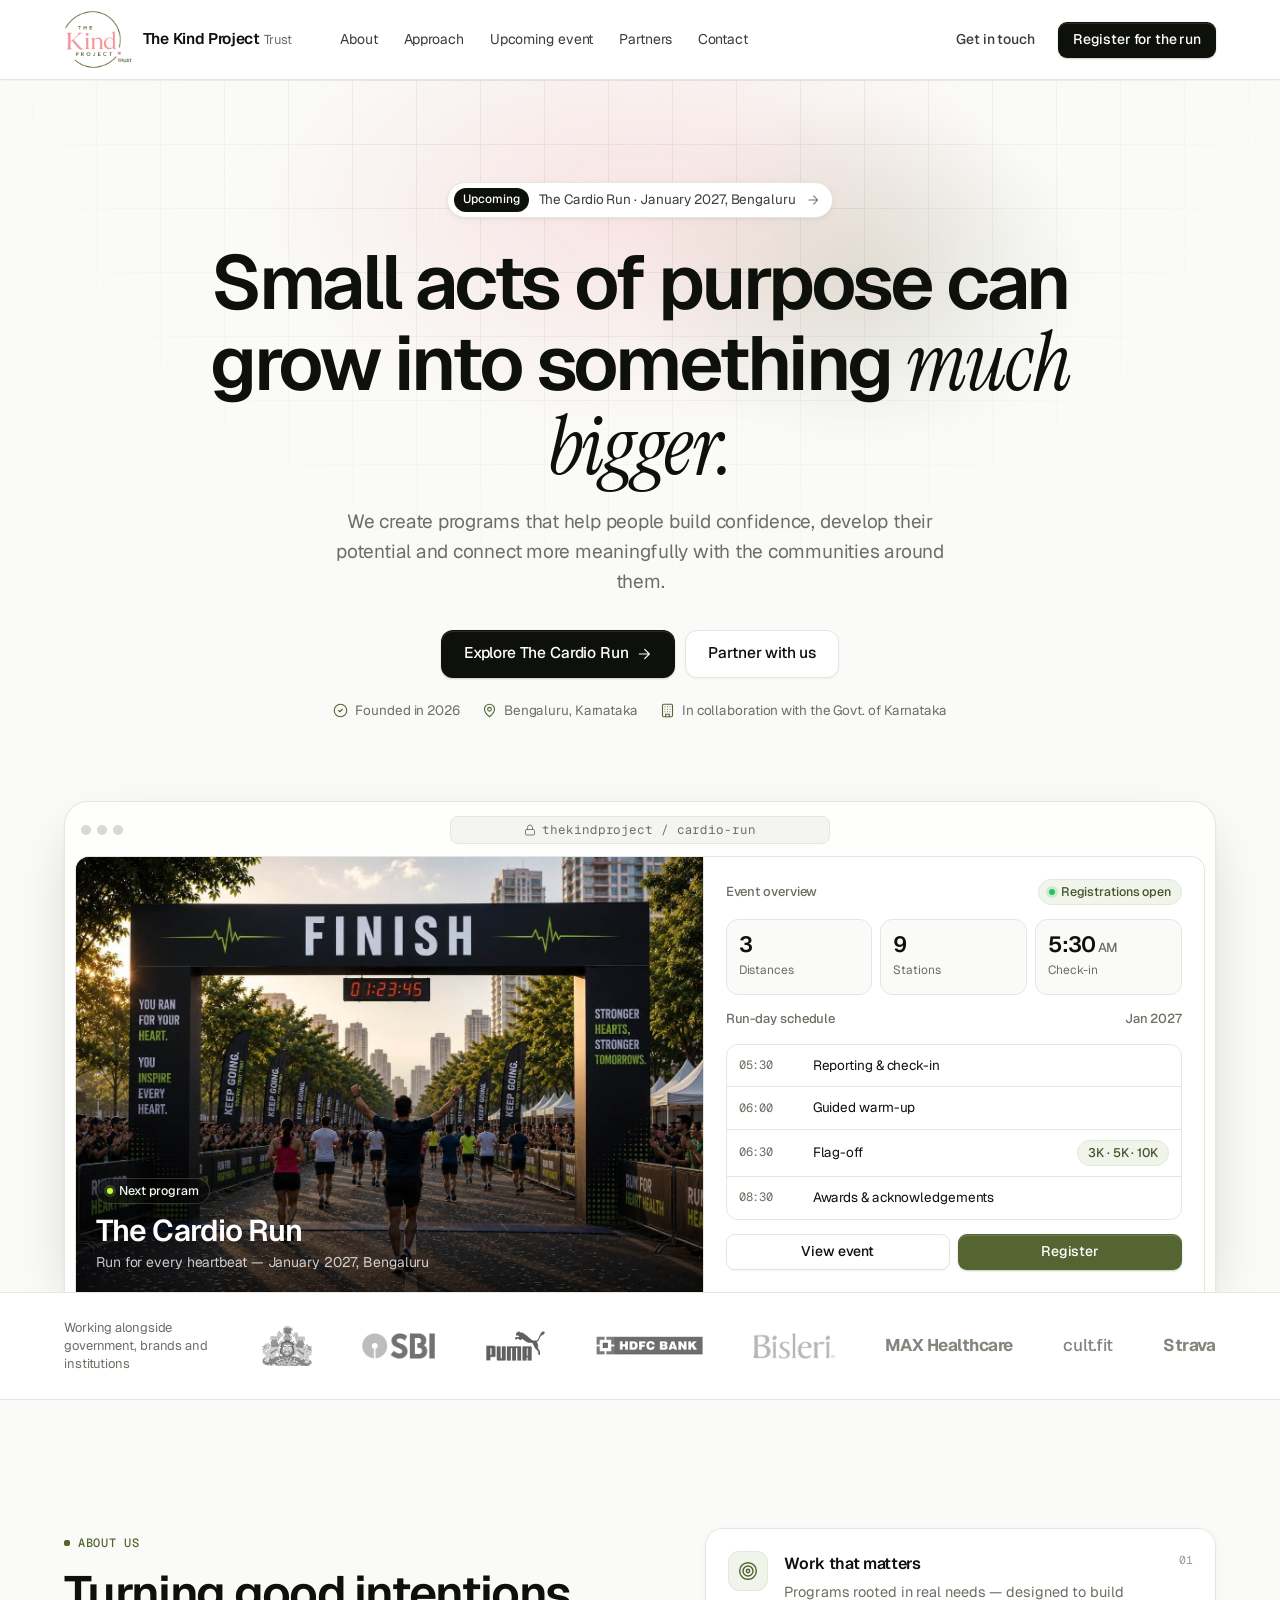
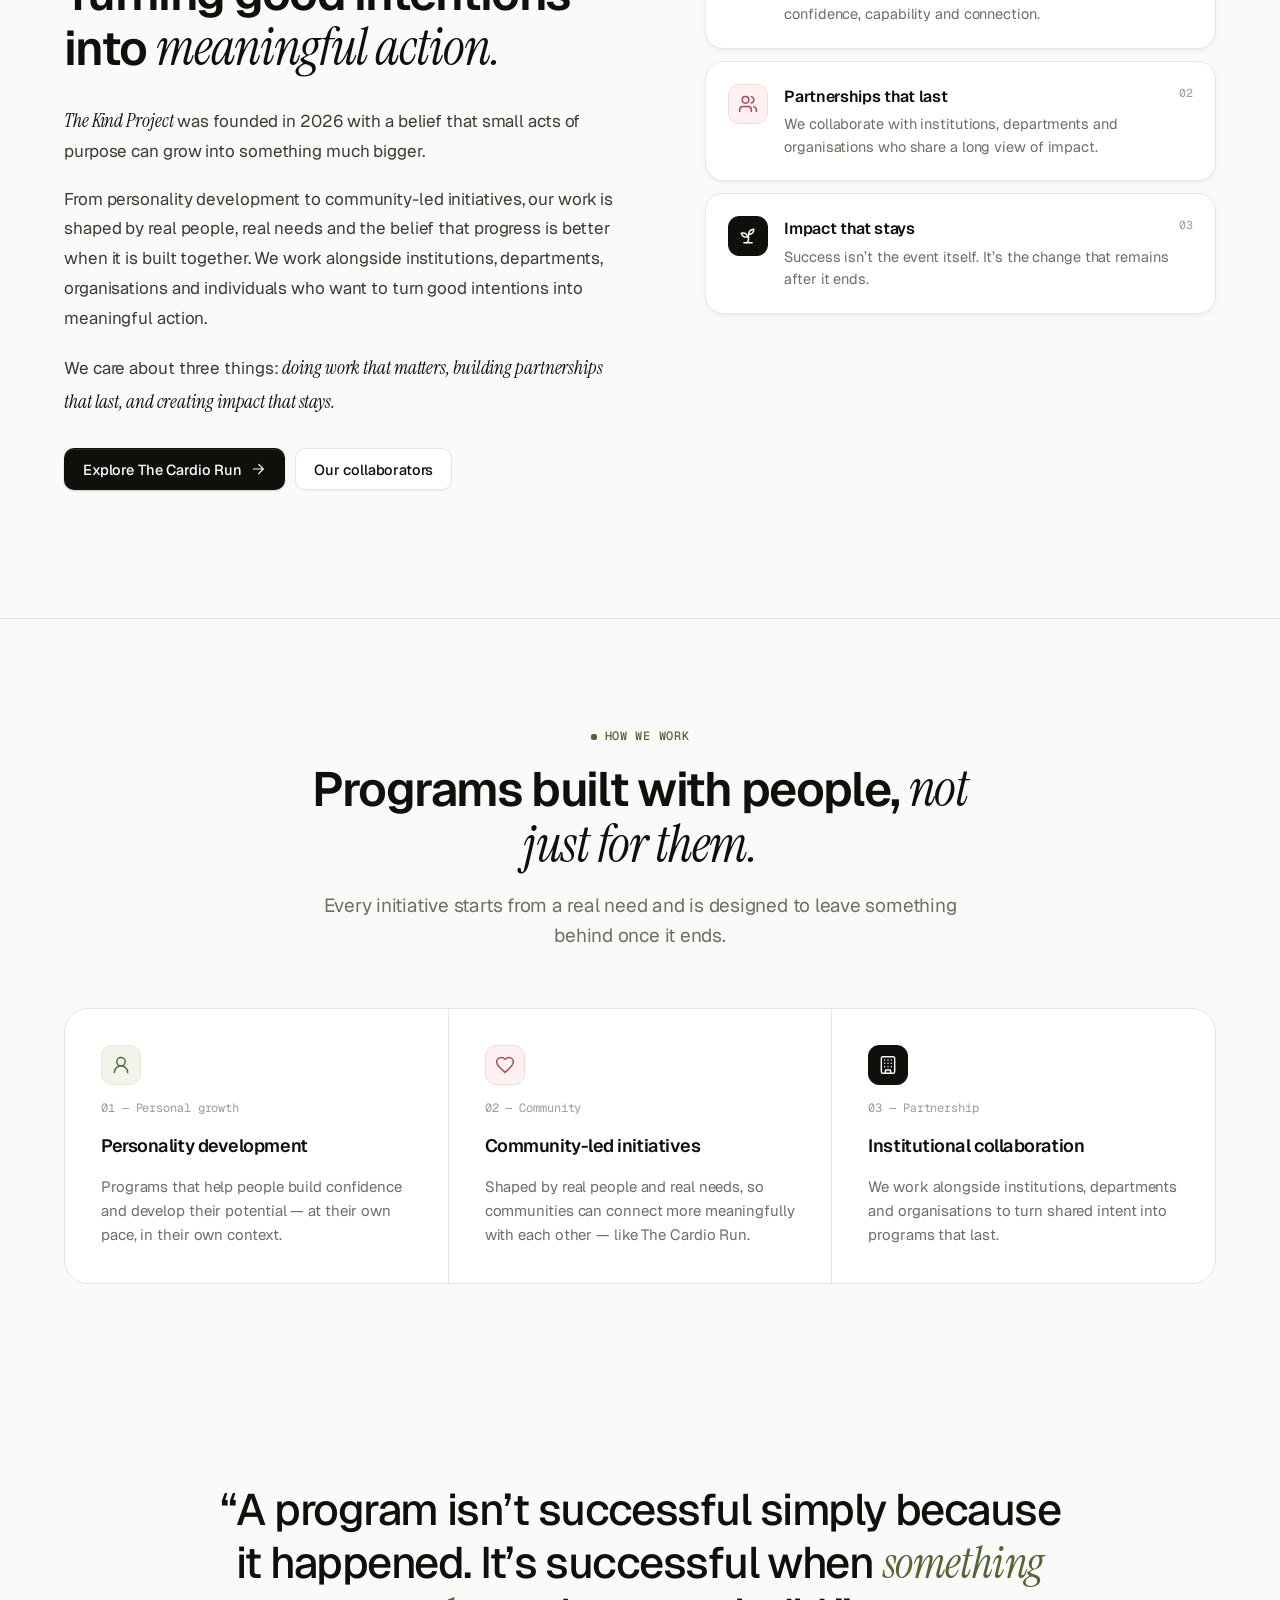
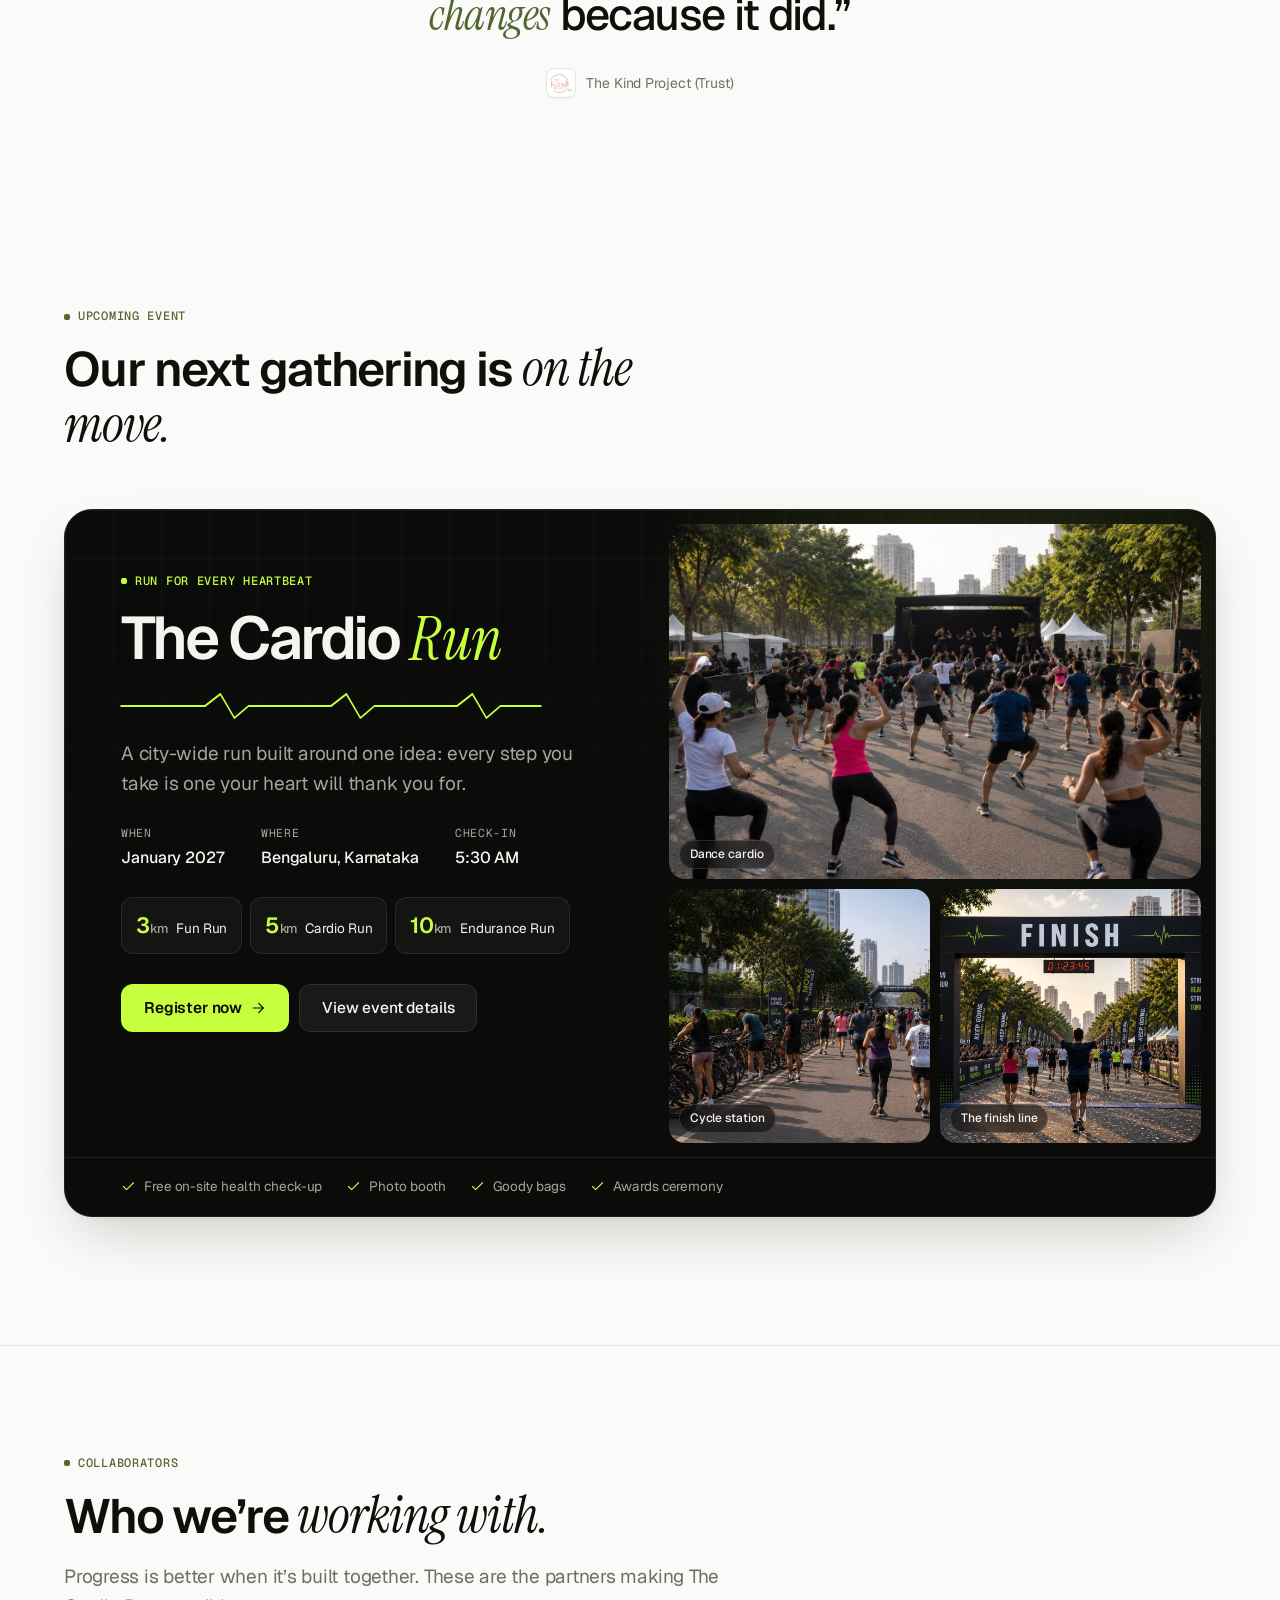
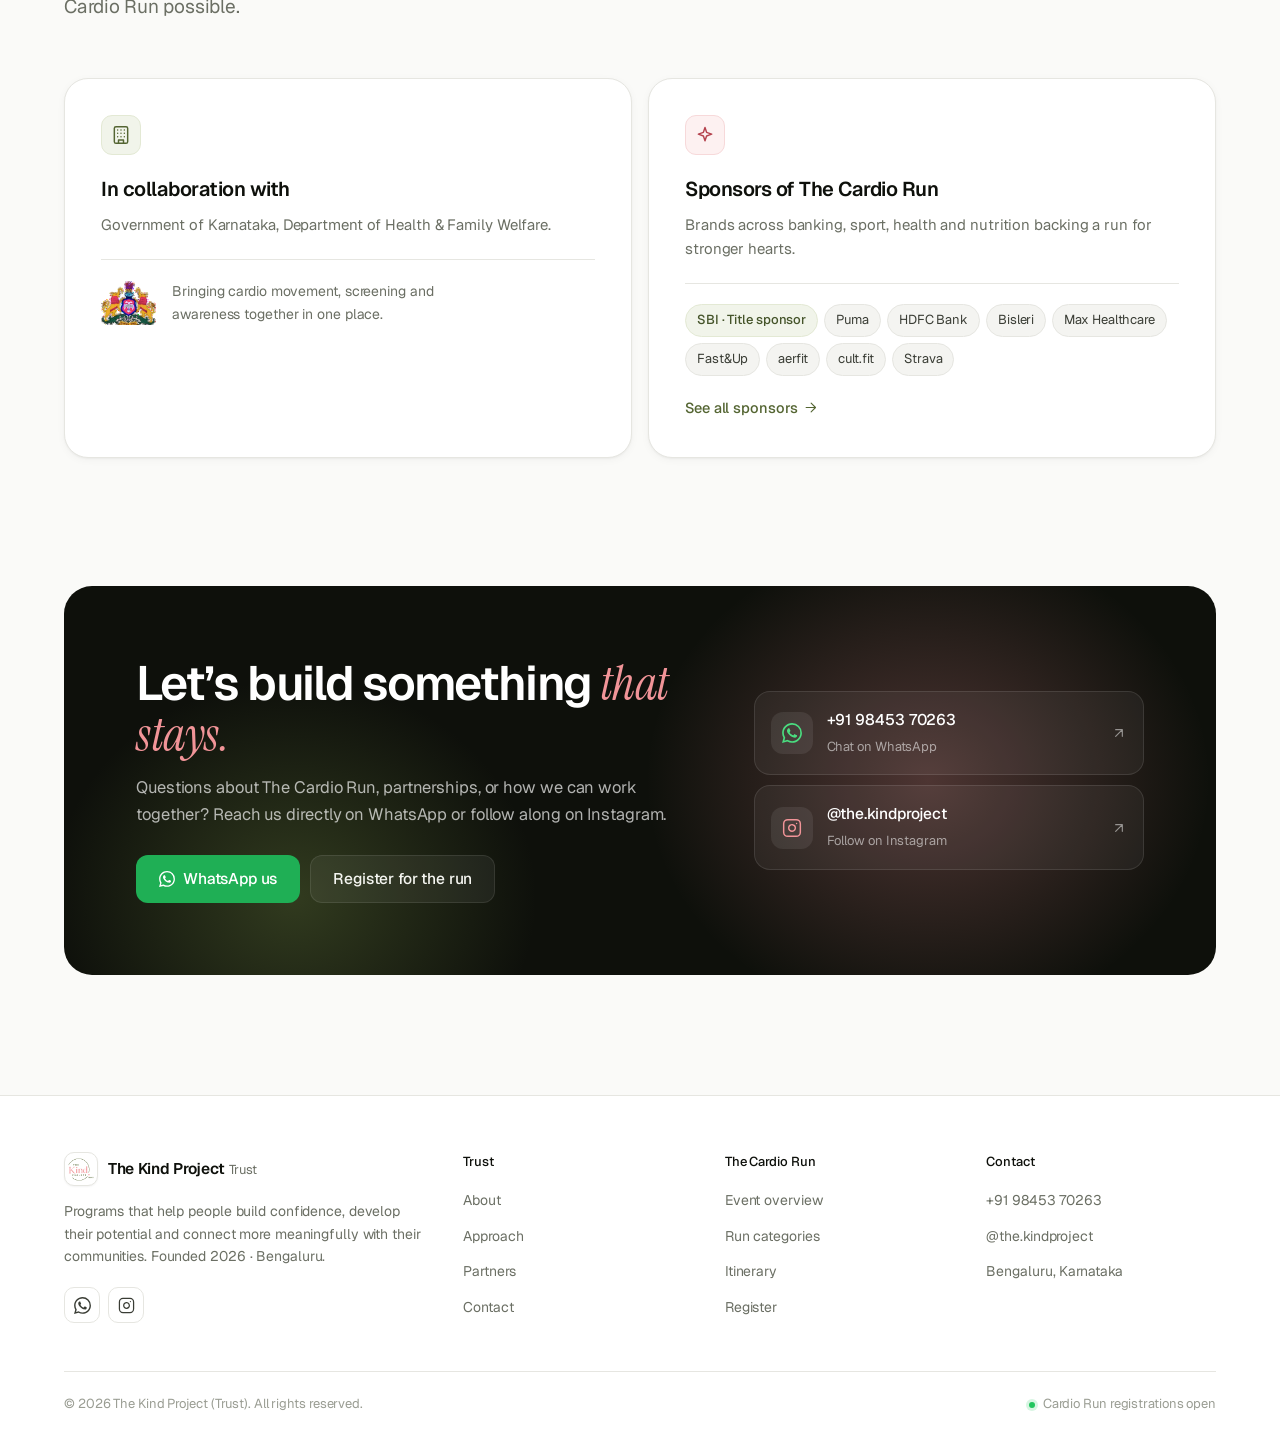
<file: index.html>
<!doctype html>
<html lang="en">
<head>
<meta charset="utf-8">
<meta name="viewport" content="width=device-width, initial-scale=1">
<title>The Kind Project (Trust) — Small acts of purpose, bigger impact</title>
<meta name="description" content="The Kind Project (Trust), founded in 2026, creates programs that help people build confidence, develop their potential and connect more meaningfully with their communities. Upcoming: The Cardio Run, Bengaluru, January 2027.">
<meta name="theme-color" content="#FAFAF8">
<link rel="icon" href="favicon.png" type="image/png">
<link rel="preconnect" href="https://fonts.googleapis.com">
<link rel="preconnect" href="https://fonts.gstatic.com" crossorigin>
<link href="https://fonts.googleapis.com/css2?family=Geist:wght@400;500;600;700&family=Geist+Mono:wght@400;500&family=Instrument+Serif:ital@0;1&display=swap" rel="stylesheet">
<link rel="stylesheet" href="styles.css">
<script>document.documentElement.classList.add('js');</script>
</head>
<body>

<!-- ============ NAV ============ -->
<header class="nav">
  <div class="container nav-row">
    <a class="brand" href="#top" aria-label="The Kind Project (Trust), home">
      <span class="brand-mark"><img src="logo.png" alt="" width="744" height="649"></span>
      <span class="brand-text">The Kind Project <small>Trust</small></span>
    </a>
    <nav class="nav-links" aria-label="Main">
      <a href="#about">About</a>
      <a href="#approach">Approach</a>
      <a href="#event">Upcoming event</a>
      <a href="#partners">Partners</a>
      <a href="#contact">Contact</a>
    </nav>
    <div class="nav-cta">
      <a class="btn btn-ghost btn-sm hide-md" href="#contact">Get in touch</a>
      <a class="btn btn-primary btn-sm" href="cardio-run.html#register">Register for the run</a>
      <button class="menu-btn" aria-label="Open menu" aria-expanded="false"><svg viewBox="0 0 24 24" fill="none" stroke="currentColor" stroke-width="1.75" stroke-linecap="round" stroke-linejoin="round" aria-hidden="true"><path d="M4 7h16M4 12h16M4 17h16"/></svg></button>
    </div>
  </div>
  <div class="mobile-menu">
    <a href="#about">About</a>
    <a href="#approach">Approach</a>
    <a href="#event">Upcoming event</a>
    <a href="#partners">Partners</a>
    <a href="#contact">Contact</a>
    <a class="btn btn-primary" href="cardio-run.html#register">Register for The Cardio Run</a>
  </div>
</header>

<main id="top">

<!-- ============ HERO ============ -->
<section class="hero">
  <div class="hero-bg" aria-hidden="true"></div>
  <div class="container">
    <div class="hero-inner">
      <a class="announce" href="cardio-run.html">
        <span class="tag">Upcoming</span>
        The Cardio Run · January 2027, Bengaluru
        <svg viewBox="0 0 24 24" fill="none" stroke="currentColor" stroke-width="1.75" stroke-linecap="round" stroke-linejoin="round" aria-hidden="true"><path d="M5 12h14M13 5l7 7-7 7"/></svg>
      </a>
      <h1 class="h-display">Small acts of purpose can grow into something <span class="serif">much bigger.</span></h1>
      <p class="lead">We create programs that help people build confidence, develop their potential and connect more meaningfully with the communities around them.</p>
      <div class="hero-actions">
        <a class="btn btn-primary btn-lg" href="#event">Explore The Cardio Run <svg class="arrow-i" viewBox="0 0 24 24" fill="none" stroke="currentColor" stroke-width="1.75" stroke-linecap="round" stroke-linejoin="round" aria-hidden="true"><path d="M5 12h14M13 5l7 7-7 7"/></svg></a>
        <a class="btn btn-secondary btn-lg" href="#contact">Partner with us</a>
      </div>
      <div class="hero-meta">
        <span><svg viewBox="0 0 24 24" fill="none" stroke="currentColor" stroke-width="1.75" stroke-linecap="round" stroke-linejoin="round" aria-hidden="true"><circle cx="12" cy="12" r="10"/><path d="m9 12 2 2 4-4"/></svg> Founded in 2026</span>
        <span><svg viewBox="0 0 24 24" fill="none" stroke="currentColor" stroke-width="1.75" stroke-linecap="round" stroke-linejoin="round" aria-hidden="true"><path d="M20 10c0 6-8 12-8 12s-8-6-8-12a8 8 0 0 1 16 0z"/><circle cx="12" cy="10" r="3"/></svg> Bengaluru, Karnataka</span>
        <span><svg viewBox="0 0 24 24" fill="none" stroke="currentColor" stroke-width="1.75" stroke-linecap="round" stroke-linejoin="round" aria-hidden="true"><rect x="4" y="2" width="16" height="20" rx="2"/><path d="M9 22v-4h6v4M8 6h.01M16 6h.01M12 6h.01M12 10h.01M12 14h.01M16 10h.01M16 14h.01M8 10h.01M8 14h.01"/></svg> In collaboration with the Govt. of Karnataka</span>
      </div>
    </div>

    <!-- Product-style showcase -->
    <div class="showcase reveal observe">
      <div class="window">
        <div class="window-bar">
          <div class="window-dots" aria-hidden="true"><i></i><i></i><i></i></div>
          <div class="window-url"><svg viewBox="0 0 24 24" fill="none" stroke="currentColor" stroke-width="1.75" stroke-linecap="round" stroke-linejoin="round" aria-hidden="true"><rect x="3" y="11" width="18" height="11" rx="2"/><path d="M7 11V7a5 5 0 0 1 10 0v4"/></svg> thekindproject / cardio-run</div>
          <div style="width:42px" aria-hidden="true"></div>
        </div>
        <div class="window-body">
          <div class="wb-media" style="background-image:url('photo-finish.jpg')" role="img" aria-label="Runners approaching the finish arch at The Cardio Run">
            <div class="wb-caption">
              <span class="badge badge-dark"><span class="dot dot-lime"></span> Next program</span>
              <h3>The Cardio Run</h3>
              <p>Run for every heartbeat — January 2027, Bengaluru</p>
            </div>
          </div>
          <div class="wb-panel">
            <div class="wb-row">
              <span class="wb-title">Event overview</span>
              <span class="badge badge-brand"><span class="dot dot-live"></span> Registrations open</span>
            </div>
            <div class="wb-kpis">
              <div class="kpi"><b>3</b><span>Distances</span></div>
              <div class="kpi"><b>9</b><span>Stations</span></div>
              <div class="kpi"><b>5:30<small>AM</small></b><span>Check-in</span></div>
            </div>
            <div class="wb-row"><span class="wb-title">Run-day schedule</span><span class="wb-title">Jan 2027</span></div>
            <ul class="wb-list">
              <li><span class="t">05:30</span>Reporting &amp; check-in</li>
              <li><span class="t">06:00</span>Guided warm-up</li>
              <li><span class="t">06:30</span>Flag-off <span class="s badge badge-brand">3K · 5K · 10K</span></li>
              <li><span class="t">08:30</span>Awards &amp; acknowledgements</li>
            </ul>
            <div class="wb-foot">
              <a class="btn btn-secondary btn-sm" href="cardio-run.html">View event</a>
              <a class="btn btn-brand btn-sm" href="cardio-run.html#register">Register</a>
            </div>
          </div>
        </div>
      </div>
    </div>
  </div>
</section>

<!-- ============ LOGOS ============ -->
<section class="logos" aria-label="Collaborators and sponsors">
  <div class="container logos-inner">
    <p class="logos-label">Working alongside government, brands and institutions</p>
    <div class="logos-row">
      <img class="tall" src="gok-crest.png" alt="Government of Karnataka">
      <img src="logo-sbi.png" alt="SBI">
      <img src="logo-puma.png" alt="Puma" style="height:30px">
      <img src="logo-hdfc.png" alt="HDFC Bank" style="height:20px">
      <img src="logo-bisleri.png" alt="Bisleri">
      <span class="wordmark">MAX Healthcare</span>
      <span class="wordmark light">cult.fit</span>
      <span class="wordmark">Strava</span>
    </div>
  </div>
</section>

<!-- ============ ABOUT ============ -->
<section class="section" id="about">
  <div class="container about-grid">
    <div class="reveal">
      <span class="eyebrow">About us</span>
      <h2 class="h-section">Turning good intentions into <span class="serif">meaningful action.</span></h2>
      <div class="prose" style="margin-top:28px">
        <p><em>The Kind Project</em> was founded in 2026 with a belief that small acts of purpose can grow into something much bigger.</p>
        <p>From personality development to community-led initiatives, our work is shaped by real people, real needs and the belief that progress is better when it is built together. We work alongside institutions, departments, organisations and individuals who want to turn good intentions into meaningful action.</p>
        <p>We care about three things: <em>doing work that matters, building partnerships that last, and creating impact that stays.</em></p>
      </div>
      <div style="margin-top:30px; display:flex; gap:10px; flex-wrap:wrap">
        <a class="btn btn-primary" href="cardio-run.html">Explore The Cardio Run <svg class="arrow-i" viewBox="0 0 24 24" fill="none" stroke="currentColor" stroke-width="1.75" stroke-linecap="round" stroke-linejoin="round" aria-hidden="true"><path d="M5 12h14M13 5l7 7-7 7"/></svg></a>
        <a class="btn btn-secondary" href="#partners">Our collaborators</a>
      </div>
    </div>

    <div class="values" aria-label="What we care about">
      <article class="value reveal d1">
        <span class="icon-box"><svg viewBox="0 0 24 24" fill="none" stroke="currentColor" stroke-width="1.75" stroke-linecap="round" stroke-linejoin="round" aria-hidden="true"><circle cx="12" cy="12" r="10"/><circle cx="12" cy="12" r="6"/><circle cx="12" cy="12" r="2"/></svg></span>
        <div>
          <span class="num">01</span>
          <h3>Work that matters</h3>
          <p>Programs rooted in real needs — designed to build confidence, capability and connection.</p>
        </div>
      </article>
      <article class="value reveal d2">
        <span class="icon-box pink"><svg viewBox="0 0 24 24" fill="none" stroke="currentColor" stroke-width="1.75" stroke-linecap="round" stroke-linejoin="round" aria-hidden="true"><path d="M16 21v-2a4 4 0 0 0-4-4H6a4 4 0 0 0-4 4v2"/><circle cx="9" cy="7" r="4"/><path d="M22 21v-2a4 4 0 0 0-3-3.87M16 3.13a4 4 0 0 1 0 7.75"/></svg></span>
        <div>
          <span class="num">02</span>
          <h3>Partnerships that last</h3>
          <p>We collaborate with institutions, departments and organisations who share a long view of impact.</p>
        </div>
      </article>
      <article class="value reveal d3">
        <span class="icon-box ink"><svg viewBox="0 0 24 24" fill="none" stroke="currentColor" stroke-width="1.75" stroke-linecap="round" stroke-linejoin="round" aria-hidden="true"><path d="M7 20h10"/><path d="M10 20c5.5-2.5.8-6.4 3-10"/><path d="M9.5 9.4c1.1.8 1.8 2.2 2.3 3.7-2 .4-3.5.4-4.8-.3-1.2-.6-2.3-1.9-3-4.2 2.8-.5 4.4 0 5.5.8z"/><path d="M14.1 6a7 7 0 0 0-1.1 4c1.9-.1 3.3-.6 4.3-1.4 1-1 1.6-2.3 1.7-4.6-2.7.1-4 1-4.9 2z"/></svg></span>
        <div>
          <span class="num">03</span>
          <h3>Impact that stays</h3>
          <p>Success isn’t the event itself. It’s the change that remains after it ends.</p>
        </div>
      </article>
    </div>
  </div>
</section>

<!-- ============ APPROACH ============ -->
<section class="section border-t" id="approach" style="padding-top:clamp(64px,8vw,104px)">
  <div class="container">
    <div class="section-head center reveal">
      <span class="eyebrow">How we work</span>
      <h2 class="h-section">Programs built with people, <span class="serif">not just for them.</span></h2>
      <p class="lead">Every initiative starts from a real need and is designed to leave something behind once it ends.</p>
    </div>
    <div class="features reveal d1">
      <div class="feature">
        <span class="icon-box"><svg viewBox="0 0 24 24" fill="none" stroke="currentColor" stroke-width="1.75" stroke-linecap="round" stroke-linejoin="round" aria-hidden="true"><circle cx="12" cy="8" r="5"/><path d="M20 21a8 8 0 0 0-16 0"/></svg></span>
        <span class="step">01 — Personal growth</span>
        <h3>Personality development</h3>
        <p>Programs that help people build confidence and develop their potential — at their own pace, in their own context.</p>
      </div>
      <div class="feature">
        <span class="icon-box pink"><svg viewBox="0 0 24 24" fill="none" stroke="currentColor" stroke-width="1.75" stroke-linecap="round" stroke-linejoin="round" aria-hidden="true"><path d="M19 14c1.49-1.46 3-3.21 3-5.5A5.5 5.5 0 0 0 16.5 3c-1.76 0-3 .5-4.5 2-1.5-1.5-2.74-2-4.5-2A5.5 5.5 0 0 0 2 8.5c0 2.3 1.5 4.05 3 5.5l7 7Z"/></svg></span>
        <span class="step">02 — Community</span>
        <h3>Community-led initiatives</h3>
        <p>Shaped by real people and real needs, so communities can connect more meaningfully with each other — like The Cardio Run.</p>
      </div>
      <div class="feature">
        <span class="icon-box ink"><svg viewBox="0 0 24 24" fill="none" stroke="currentColor" stroke-width="1.75" stroke-linecap="round" stroke-linejoin="round" aria-hidden="true"><rect x="4" y="2" width="16" height="20" rx="2"/><path d="M9 22v-4h6v4M8 6h.01M16 6h.01M12 6h.01M12 10h.01M12 14h.01M16 10h.01M16 14h.01M8 10h.01M8 14h.01"/></svg></span>
        <span class="step">03 — Partnership</span>
        <h3>Institutional collaboration</h3>
        <p>We work alongside institutions, departments and organisations to turn shared intent into programs that last.</p>
      </div>
    </div>
  </div>
</section>

<!-- ============ QUOTE ============ -->
<section class="section-sm">
  <div class="container quote reveal">
    <blockquote>“A program isn’t successful simply because it happened. It’s successful when <span class="serif">something changes</span> because it did.”</blockquote>
    <cite><span class="brand-mark"><img src="logo.png" alt=""></span> The Kind Project (Trust)</cite>
  </div>
</section>

<!-- ============ EVENT ============ -->
<section class="section" id="event">
  <div class="container">
    <div class="section-head reveal">
      <span class="eyebrow">Upcoming event</span>
      <h2 class="h-section">Our next gathering is <span class="serif">on the move.</span></h2>
    </div>

    <article class="event reveal observe">
      <div class="event-grid">
        <div class="event-copy">
          <span class="eyebrow">Run for every heartbeat</span>
          <h2>The Cardio <span class="serif">Run</span></h2>
          <svg class="pulse" viewBox="0 0 600 30" preserveAspectRatio="none" aria-hidden="true"><path d="M0,15 L120,15 L142,3 L162,27 L182,15 L300,15 L322,3 L342,27 L362,15 L480,15 L502,3 L522,27 L542,15 L600,15"/></svg>
          <p class="lead">A city-wide run built around one idea: every step you take is one your heart will thank you for.</p>
          <dl class="facts">
            <div><dt>When</dt><dd>January 2027</dd></div>
            <div><dt>Where</dt><dd>Bengaluru, Karnataka</dd></div>
            <div><dt>Check-in</dt><dd>5:30 AM</dd></div>
          </dl>
          <ul class="dist-pills" aria-label="Run distances">
            <li class="dist-pill"><b>3<small>km</small></b><span>Fun Run</span></li>
            <li class="dist-pill"><b>5<small>km</small></b><span>Cardio Run</span></li>
            <li class="dist-pill"><b>10<small>km</small></b><span>Endurance Run</span></li>
          </ul>
          <div class="actions">
            <a class="btn btn-lime btn-lg" href="cardio-run.html#register">Register now <svg class="arrow-i" viewBox="0 0 24 24" fill="none" stroke="currentColor" stroke-width="1.75" stroke-linecap="round" stroke-linejoin="round" aria-hidden="true"><path d="M5 12h14M13 5l7 7-7 7"/></svg></a>
            <a class="btn btn-night btn-lg" href="cardio-run.html">View event details</a>
          </div>
        </div>
        <div class="event-media">
          <figure><img src="photo-dance.jpg" alt="Crowd doing a dance cardio session before the flag-off" loading="lazy"><figcaption>Dance cardio</figcaption></figure>
          <figure><img src="photo-cycle.jpg" alt="Runners passing the cycle station on the route" loading="lazy"><figcaption>Cycle station</figcaption></figure>
          <figure><img src="photo-finish.jpg" alt="Runners approaching the finish arch" loading="lazy"><figcaption>The finish line</figcaption></figure>
        </div>
      </div>
      <div class="event-foot">
        <span class="chk"><svg viewBox="0 0 24 24" fill="none" stroke="currentColor" stroke-width="1.75" stroke-linecap="round" stroke-linejoin="round" aria-hidden="true"><path d="M20 6 9 17l-5-5"/></svg> Free on-site health check-up</span>
        <span class="chk"><svg viewBox="0 0 24 24" fill="none" stroke="currentColor" stroke-width="1.75" stroke-linecap="round" stroke-linejoin="round" aria-hidden="true"><path d="M20 6 9 17l-5-5"/></svg> Photo booth</span>
        <span class="chk"><svg viewBox="0 0 24 24" fill="none" stroke="currentColor" stroke-width="1.75" stroke-linecap="round" stroke-linejoin="round" aria-hidden="true"><path d="M20 6 9 17l-5-5"/></svg> Goody bags</span>
        <span class="chk"><svg viewBox="0 0 24 24" fill="none" stroke="currentColor" stroke-width="1.75" stroke-linecap="round" stroke-linejoin="round" aria-hidden="true"><path d="M20 6 9 17l-5-5"/></svg> Awards ceremony</span>
      </div>
    </article>
  </div>
</section>

<!-- ============ PARTNERS ============ -->
<section class="section border-t" id="partners" style="padding-top:clamp(64px,8vw,104px)">
  <div class="container">
    <div class="section-head reveal">
      <span class="eyebrow">Collaborators</span>
      <h2 class="h-section">Who we’re <span class="serif">working with.</span></h2>
      <p class="lead">Progress is better when it’s built together. These are the partners making The Cardio Run possible.</p>
    </div>
    <div class="split-cards">
      <article class="card reveal d1">
        <span class="icon-box"><svg viewBox="0 0 24 24" fill="none" stroke="currentColor" stroke-width="1.75" stroke-linecap="round" stroke-linejoin="round" aria-hidden="true"><rect x="4" y="2" width="16" height="20" rx="2"/><path d="M9 22v-4h6v4M8 6h.01M16 6h.01M12 6h.01M12 10h.01M12 14h.01M16 10h.01M16 14h.01M8 10h.01M8 14h.01"/></svg></span>
        <h3>In collaboration with</h3>
        <p>Government of Karnataka, Department of Health &amp; Family Welfare.</p>
        <div class="logo-line">
          <img src="gok-crest.png" alt="Government of Karnataka emblem">
          <span style="font-size:14px; color:var(--muted); max-width:22em">Bringing cardio movement, screening and awareness together in one place.</span>
        </div>
      </article>
      <article class="card reveal d2">
        <span class="icon-box pink"><svg viewBox="0 0 24 24" fill="none" stroke="currentColor" stroke-width="1.75" stroke-linecap="round" stroke-linejoin="round" aria-hidden="true"><path d="M12 3l1.9 5.8L20 11l-6.1 2.2L12 19l-1.9-5.8L4 11l6.1-2.2z"/></svg></span>
        <h3>Sponsors of The Cardio Run</h3>
        <p>Brands across banking, sport, health and nutrition backing a run for stronger hearts.</p>
        <div class="chips">
          <span class="chip strong">SBI · Title sponsor</span>
          <span class="chip">Puma</span><span class="chip">HDFC Bank</span><span class="chip">Bisleri</span>
          <span class="chip">Max Healthcare</span><span class="chip">Fast&amp;Up</span><span class="chip">aerfit</span>
          <span class="chip">cult.fit</span><span class="chip">Strava</span>
        </div>
        <a class="link" href="cardio-run.html#sponsors" style="margin-top:20px">See all sponsors <svg class="arrow-i" viewBox="0 0 24 24" fill="none" stroke="currentColor" stroke-width="1.75" stroke-linecap="round" stroke-linejoin="round" aria-hidden="true"><path d="M5 12h14M13 5l7 7-7 7"/></svg></a>
      </article>
    </div>
  </div>
</section>

<!-- ============ CONTACT ============ -->
<section id="contact">
  <div class="container">
    <div class="cta-band reveal">
      <div>
        <h2>Let’s build something <span class="serif">that stays.</span></h2>
        <p>Questions about The Cardio Run, partnerships, or how we can work together? Reach us directly on WhatsApp or follow along on Instagram.</p>
        <div class="actions">
          <a class="btn btn-wa btn-lg" href="https://wa.me/919845370263" target="_blank" rel="noopener noreferrer"><svg viewBox="0 0 24 24" fill="currentColor" aria-hidden="true"><path d="M17.472 14.382c-.297-.149-1.758-.867-2.03-.967-.273-.099-.471-.148-.67.15-.197.297-.767.966-.94 1.164-.173.199-.347.223-.644.075-.297-.15-1.255-.463-2.39-1.475-.883-.788-1.48-1.761-1.653-2.059-.173-.297-.018-.458.13-.606.134-.133.298-.347.446-.52.149-.174.198-.298.298-.497.099-.198.05-.371-.025-.52-.075-.149-.669-1.612-.916-2.207-.242-.579-.487-.5-.669-.51-.173-.008-.371-.01-.57-.01-.198 0-.52.074-.792.372-.272.297-1.04 1.016-1.04 2.479 0 1.462 1.065 2.875 1.213 3.074.149.198 2.096 3.2 5.077 4.487.709.306 1.262.489 1.694.625.712.227 1.36.195 1.871.118.571-.085 1.758-.719 2.006-1.413.248-.694.248-1.289.173-1.413-.074-.124-.272-.198-.57-.347m-5.421 7.403h-.004a9.87 9.87 0 01-5.031-1.378l-.361-.214-3.741.982.998-3.648-.235-.374a9.86 9.86 0 01-1.51-5.26c.001-5.45 4.436-9.884 9.888-9.884 2.64 0 5.122 1.03 6.988 2.898a9.825 9.825 0 012.893 6.994c-.003 5.45-4.435 9.884-9.885 9.884m8.413-18.297A11.815 11.815 0 0012.05 0C5.495 0 .16 5.335.157 11.892c0 2.096.547 4.142 1.588 5.945L.057 24l6.305-1.654a11.882 11.882 0 005.683 1.448h.005c6.554 0 11.89-5.335 11.893-11.893a11.821 11.821 0 00-3.48-8.413z"/></svg> WhatsApp us</a>
          <a class="btn btn-night btn-lg" href="cardio-run.html#register">Register for the run</a>
        </div>
      </div>
      <div class="contact-list">
        <a class="contact-item" href="https://wa.me/919845370263" target="_blank" rel="noopener noreferrer">
          <span class="ci" style="color:#4ade80"><svg viewBox="0 0 24 24" fill="currentColor" aria-hidden="true"><path d="M17.472 14.382c-.297-.149-1.758-.867-2.03-.967-.273-.099-.471-.148-.67.15-.197.297-.767.966-.94 1.164-.173.199-.347.223-.644.075-.297-.15-1.255-.463-2.39-1.475-.883-.788-1.48-1.761-1.653-2.059-.173-.297-.018-.458.13-.606.134-.133.298-.347.446-.52.149-.174.198-.298.298-.497.099-.198.05-.371-.025-.52-.075-.149-.669-1.612-.916-2.207-.242-.579-.487-.5-.669-.51-.173-.008-.371-.01-.57-.01-.198 0-.52.074-.792.372-.272.297-1.04 1.016-1.04 2.479 0 1.462 1.065 2.875 1.213 3.074.149.198 2.096 3.2 5.077 4.487.709.306 1.262.489 1.694.625.712.227 1.36.195 1.871.118.571-.085 1.758-.719 2.006-1.413.248-.694.248-1.289.173-1.413-.074-.124-.272-.198-.57-.347m-5.421 7.403h-.004a9.87 9.87 0 01-5.031-1.378l-.361-.214-3.741.982.998-3.648-.235-.374a9.86 9.86 0 01-1.51-5.26c.001-5.45 4.436-9.884 9.888-9.884 2.64 0 5.122 1.03 6.988 2.898a9.825 9.825 0 012.893 6.994c-.003 5.45-4.435 9.884-9.885 9.884m8.413-18.297A11.815 11.815 0 0012.05 0C5.495 0 .16 5.335.157 11.892c0 2.096.547 4.142 1.588 5.945L.057 24l6.305-1.654a11.882 11.882 0 005.683 1.448h.005c6.554 0 11.89-5.335 11.893-11.893a11.821 11.821 0 00-3.48-8.413z"/></svg></span>
          <span><b>+91 98453 70263</b><small>Chat on WhatsApp</small></span>
          <svg class="go" viewBox="0 0 24 24" fill="none" stroke="currentColor" stroke-width="1.75" stroke-linecap="round" stroke-linejoin="round" aria-hidden="true"><path d="M7 17 17 7M7 7h10v10"/></svg>
        </a>
        <a class="contact-item" href="https://instagram.com/the.kindproject" target="_blank" rel="noopener noreferrer">
          <span class="ci" style="color:var(--pink)"><svg viewBox="0 0 24 24" fill="none" stroke="currentColor" stroke-width="1.75" stroke-linecap="round" stroke-linejoin="round" aria-hidden="true"><rect x="2" y="2" width="20" height="20" rx="5"/><path d="M16 11.37A4 4 0 1 1 12.63 8 4 4 0 0 1 16 11.37z"/><path d="M17.5 6.5h.01"/></svg></span>
          <span><b>@the.kindproject</b><small>Follow on Instagram</small></span>
          <svg class="go" viewBox="0 0 24 24" fill="none" stroke="currentColor" stroke-width="1.75" stroke-linecap="round" stroke-linejoin="round" aria-hidden="true"><path d="M7 17 17 7M7 7h10v10"/></svg>
        </a>
      </div>
    </div>
  </div>
</section>

</main>

<!-- ============ FOOTER ============ -->
<footer class="footer">
  <div class="container">
    <div class="footer-grid">
      <div>
        <a class="brand" href="#top"><span class="brand-mark"><img src="logo.png" alt=""></span><span>The Kind Project <small>Trust</small></span></a>
        <p class="about">Programs that help people build confidence, develop their potential and connect more meaningfully with their communities. Founded 2026 · Bengaluru.</p>
        <div class="socials">
          <a href="https://wa.me/919845370263" target="_blank" rel="noopener noreferrer" aria-label="WhatsApp"><svg viewBox="0 0 24 24" fill="currentColor" aria-hidden="true"><path d="M17.472 14.382c-.297-.149-1.758-.867-2.03-.967-.273-.099-.471-.148-.67.15-.197.297-.767.966-.94 1.164-.173.199-.347.223-.644.075-.297-.15-1.255-.463-2.39-1.475-.883-.788-1.48-1.761-1.653-2.059-.173-.297-.018-.458.13-.606.134-.133.298-.347.446-.52.149-.174.198-.298.298-.497.099-.198.05-.371-.025-.52-.075-.149-.669-1.612-.916-2.207-.242-.579-.487-.5-.669-.51-.173-.008-.371-.01-.57-.01-.198 0-.52.074-.792.372-.272.297-1.04 1.016-1.04 2.479 0 1.462 1.065 2.875 1.213 3.074.149.198 2.096 3.2 5.077 4.487.709.306 1.262.489 1.694.625.712.227 1.36.195 1.871.118.571-.085 1.758-.719 2.006-1.413.248-.694.248-1.289.173-1.413-.074-.124-.272-.198-.57-.347m-5.421 7.403h-.004a9.87 9.87 0 01-5.031-1.378l-.361-.214-3.741.982.998-3.648-.235-.374a9.86 9.86 0 01-1.51-5.26c.001-5.45 4.436-9.884 9.888-9.884 2.64 0 5.122 1.03 6.988 2.898a9.825 9.825 0 012.893 6.994c-.003 5.45-4.435 9.884-9.885 9.884m8.413-18.297A11.815 11.815 0 0012.05 0C5.495 0 .16 5.335.157 11.892c0 2.096.547 4.142 1.588 5.945L.057 24l6.305-1.654a11.882 11.882 0 005.683 1.448h.005c6.554 0 11.89-5.335 11.893-11.893a11.821 11.821 0 00-3.48-8.413z"/></svg></a>
          <a href="https://instagram.com/the.kindproject" target="_blank" rel="noopener noreferrer" aria-label="Instagram"><svg viewBox="0 0 24 24" fill="none" stroke="currentColor" stroke-width="1.75" stroke-linecap="round" stroke-linejoin="round" aria-hidden="true"><rect x="2" y="2" width="20" height="20" rx="5"/><path d="M16 11.37A4 4 0 1 1 12.63 8 4 4 0 0 1 16 11.37z"/><path d="M17.5 6.5h.01"/></svg></a>
        </div>
      </div>
      <div>
        <h4>Trust</h4>
        <ul><li><a href="#about">About</a></li><li><a href="#approach">Approach</a></li><li><a href="#partners">Partners</a></li><li><a href="#contact">Contact</a></li></ul>
      </div>
      <div>
        <h4>The Cardio Run</h4>
        <ul><li><a href="cardio-run.html">Event overview</a></li><li><a href="cardio-run.html#categories">Run categories</a></li><li><a href="cardio-run.html#itinerary">Itinerary</a></li><li><a href="cardio-run.html#register">Register</a></li></ul>
      </div>
      <div>
        <h4>Contact</h4>
        <ul><li><a href="https://wa.me/919845370263" target="_blank" rel="noopener noreferrer">+91 98453 70263</a></li><li><a href="https://instagram.com/the.kindproject" target="_blank" rel="noopener noreferrer">@the.kindproject</a></li><li><span>Bengaluru, Karnataka</span></li></ul>
      </div>
    </div>
    <div class="footer-base">
      <span>© <span data-year>2026</span> The Kind Project (Trust). All rights reserved.</span>
      <span class="status"><span class="dot dot-live"></span> Cardio Run registrations open</span>
    </div>
  </div>
</footer>

<button class="to-top" aria-label="Back to top"><svg viewBox="0 0 24 24" fill="none" stroke="currentColor" stroke-width="1.75" stroke-linecap="round" stroke-linejoin="round" aria-hidden="true"><path d="M12 19V5M5 12l7-7 7 7"/></svg></button>
<script src="site.js" defer></script>
</body>
</html>
</file>
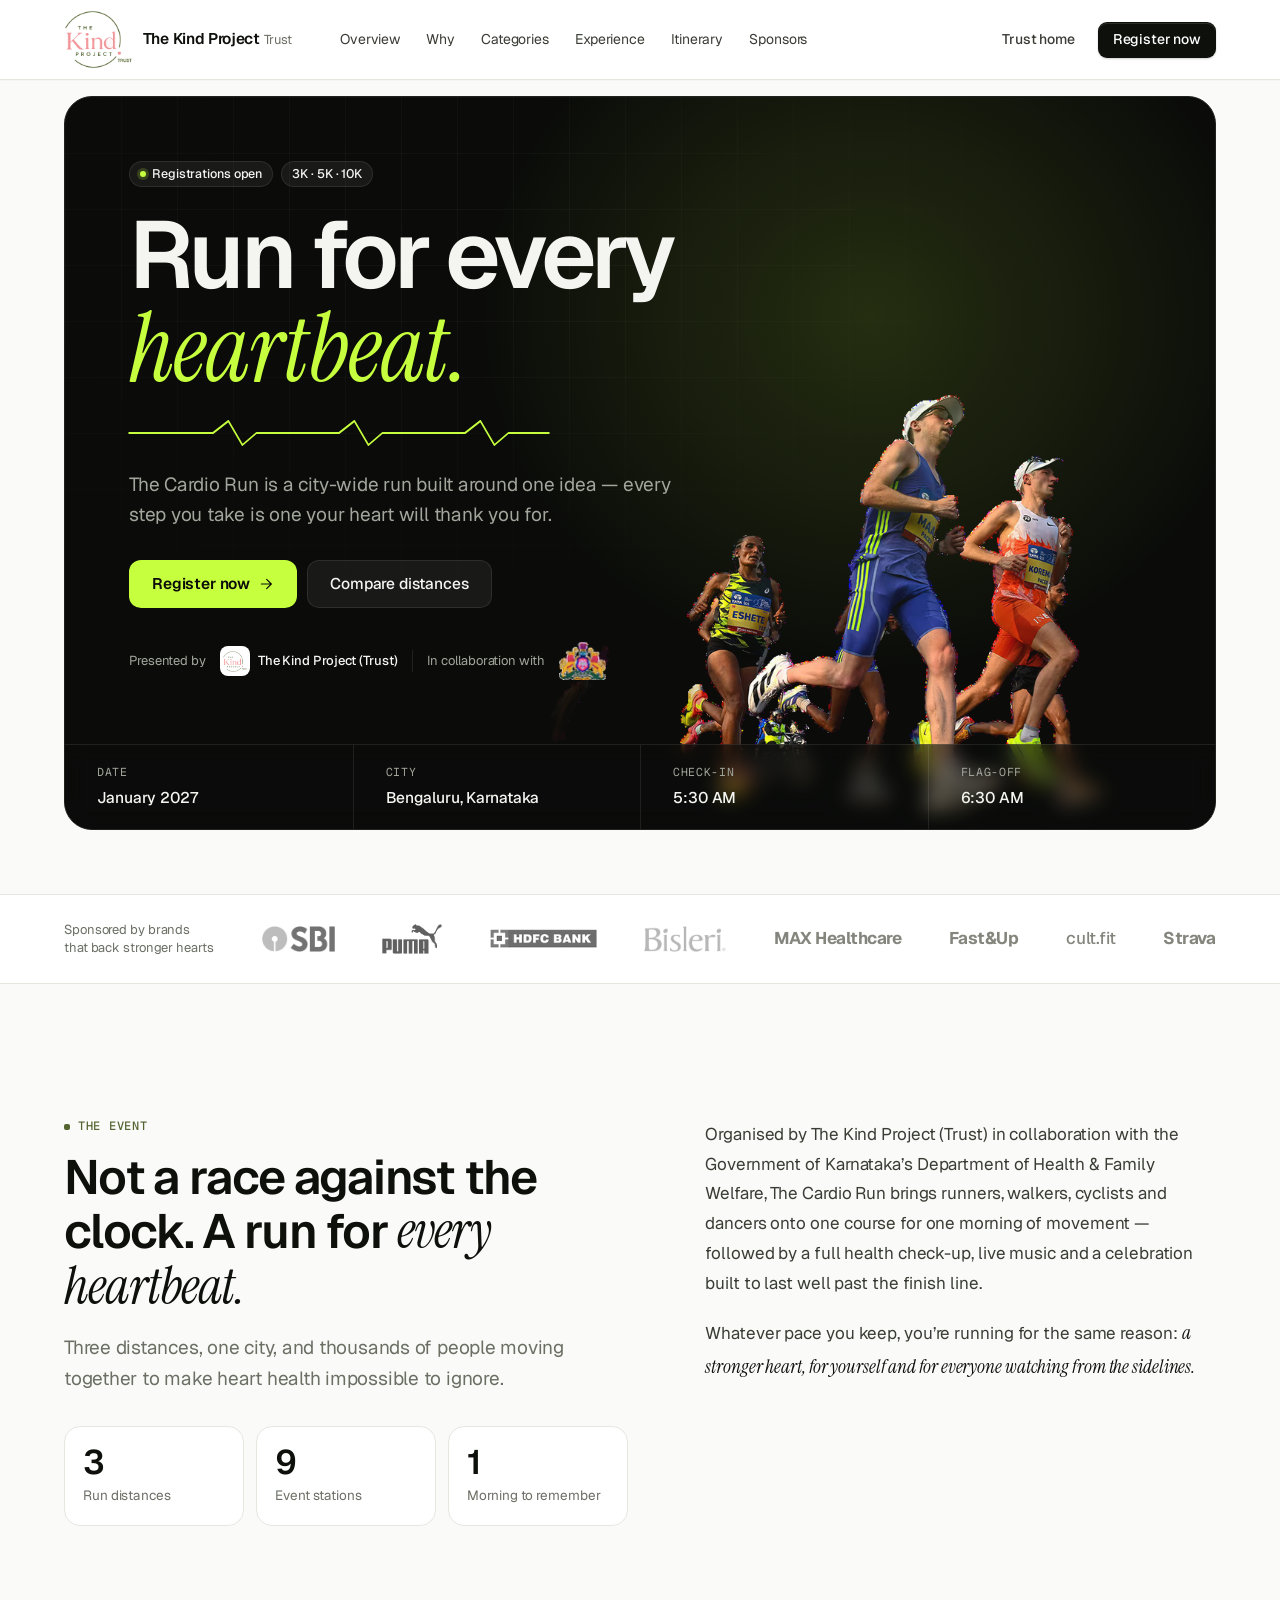
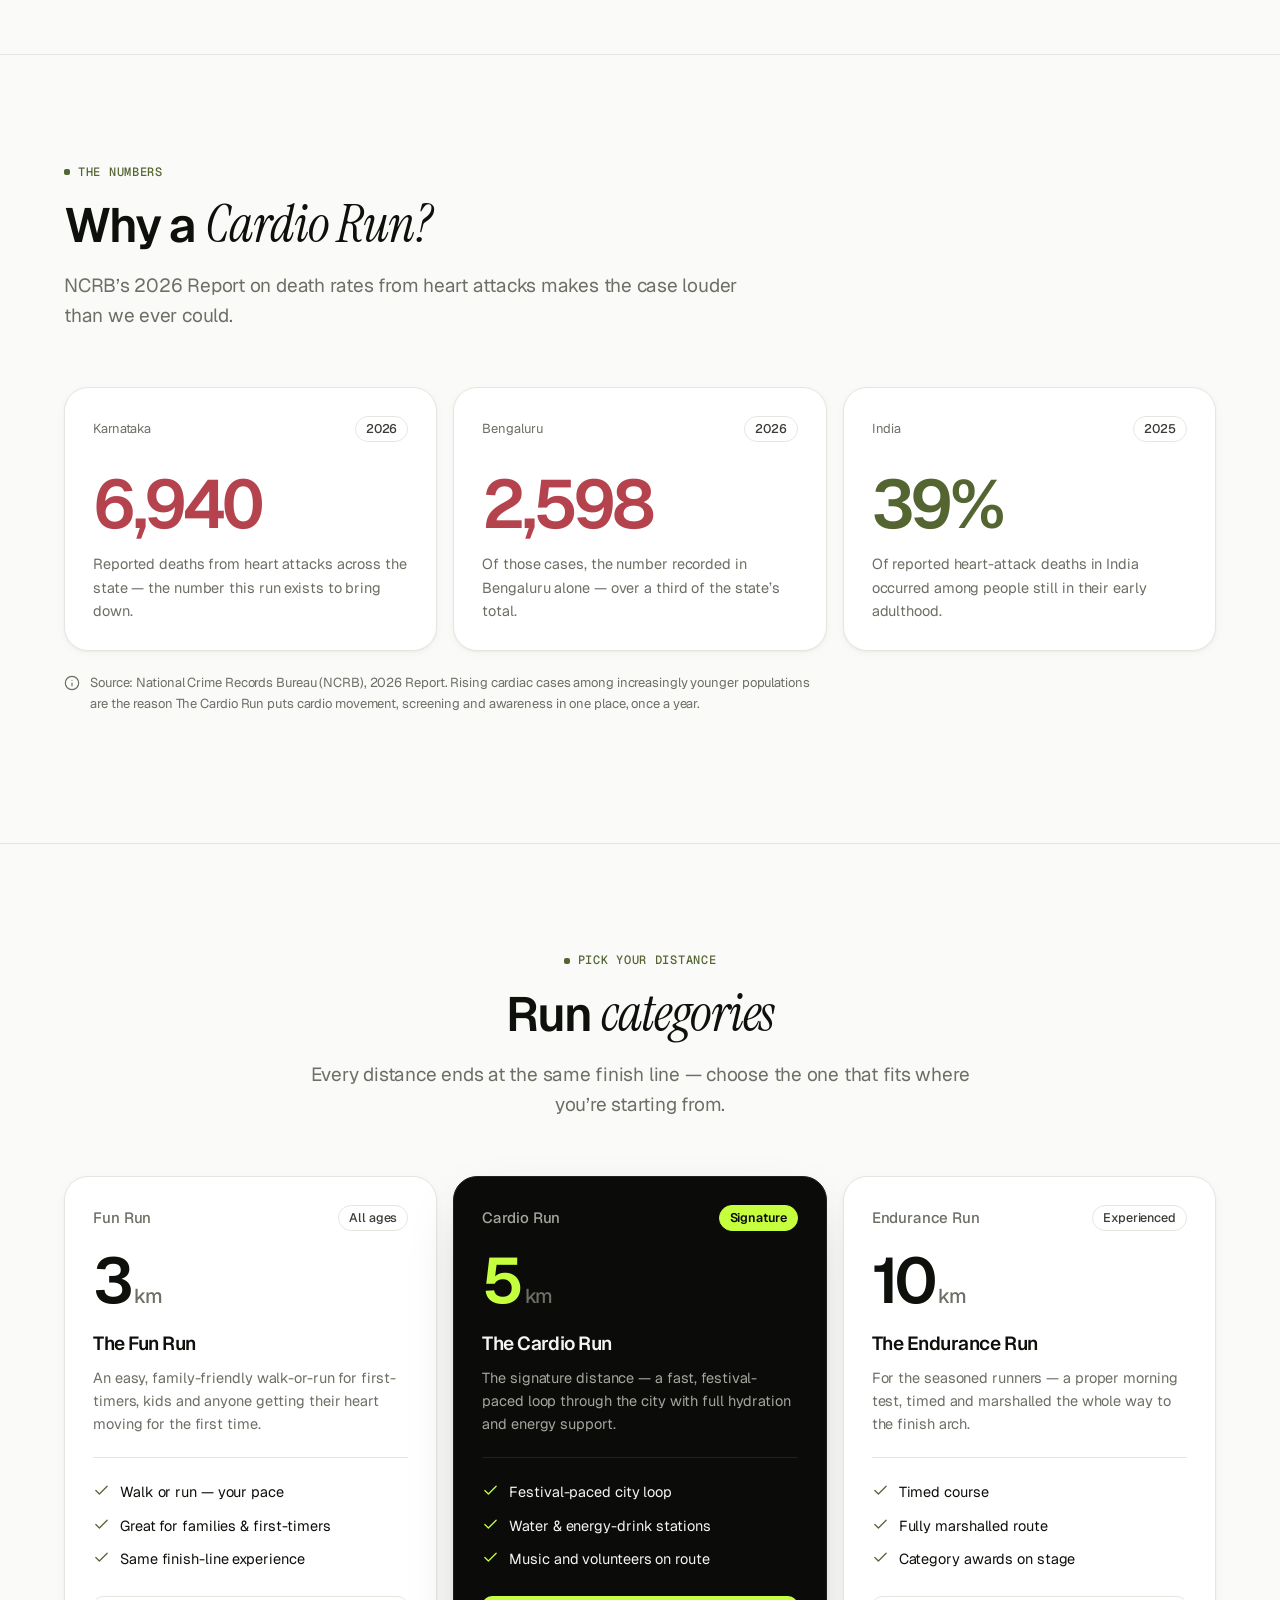
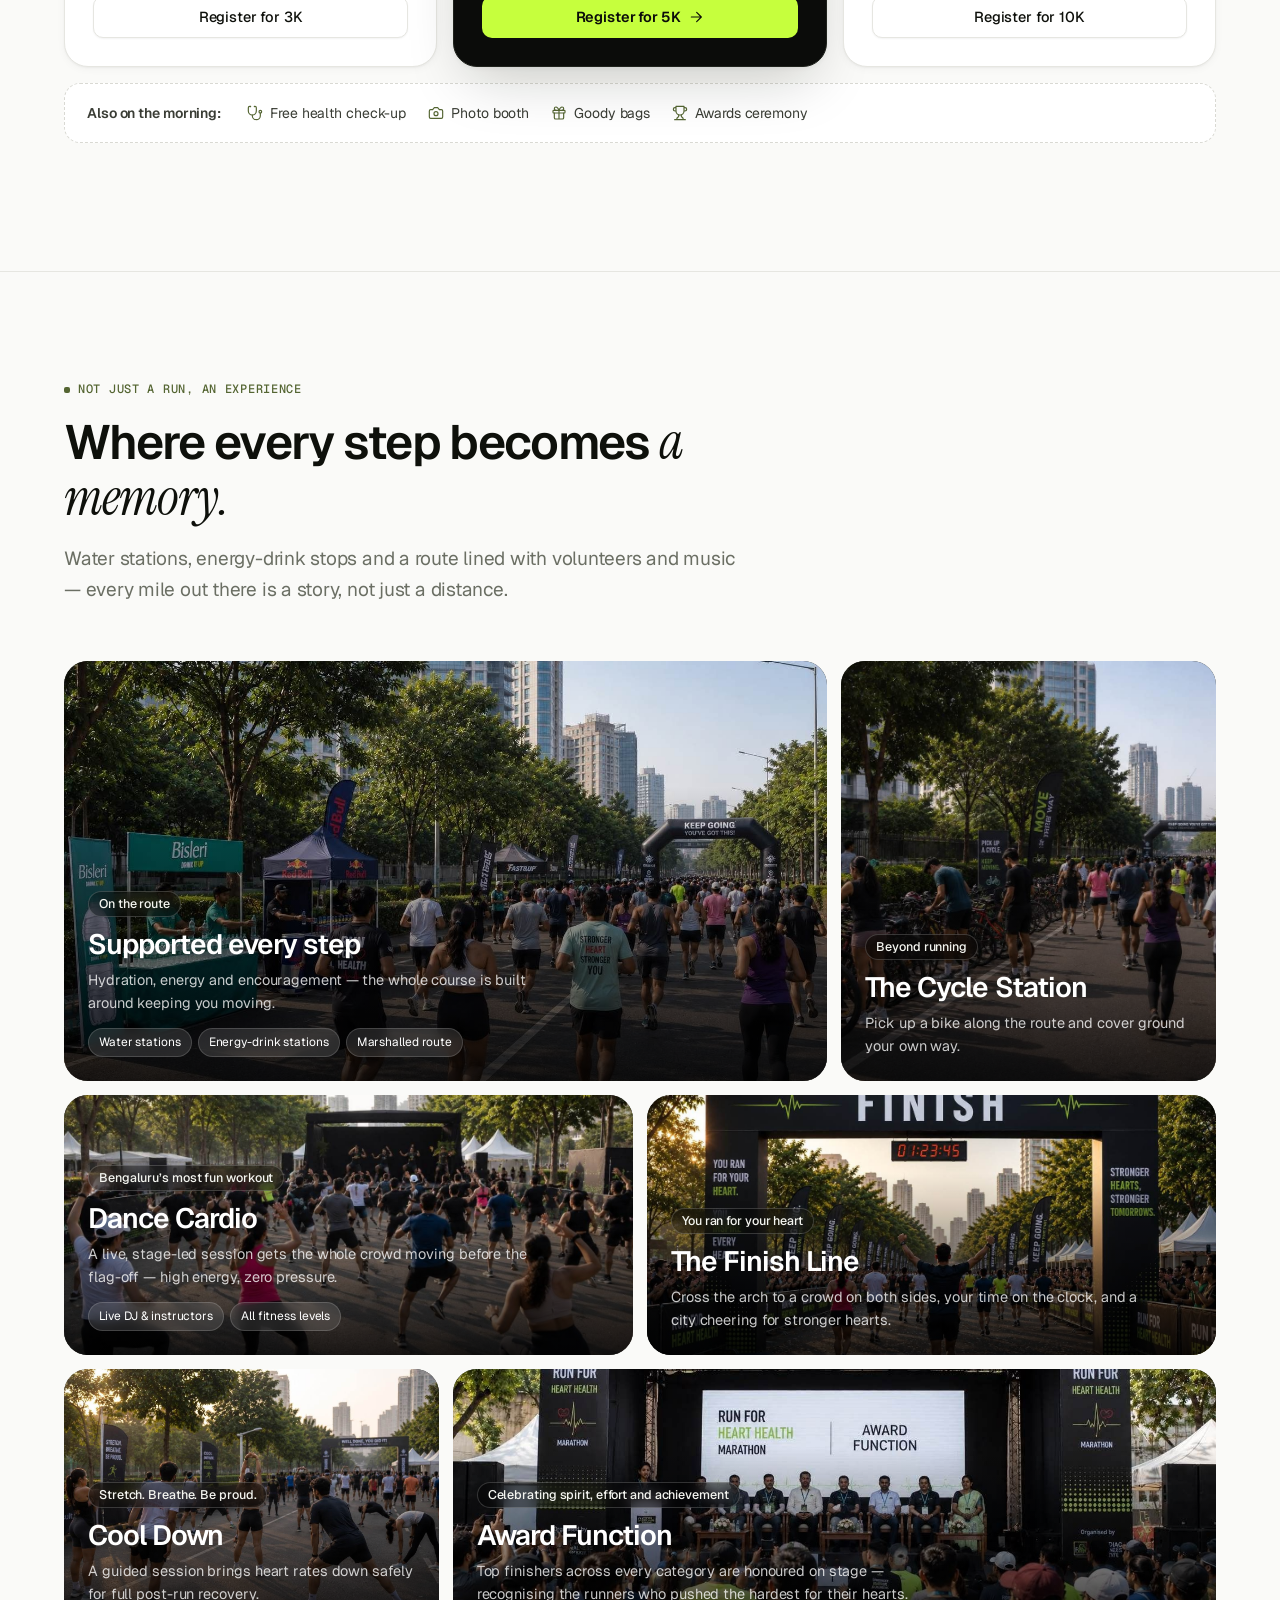
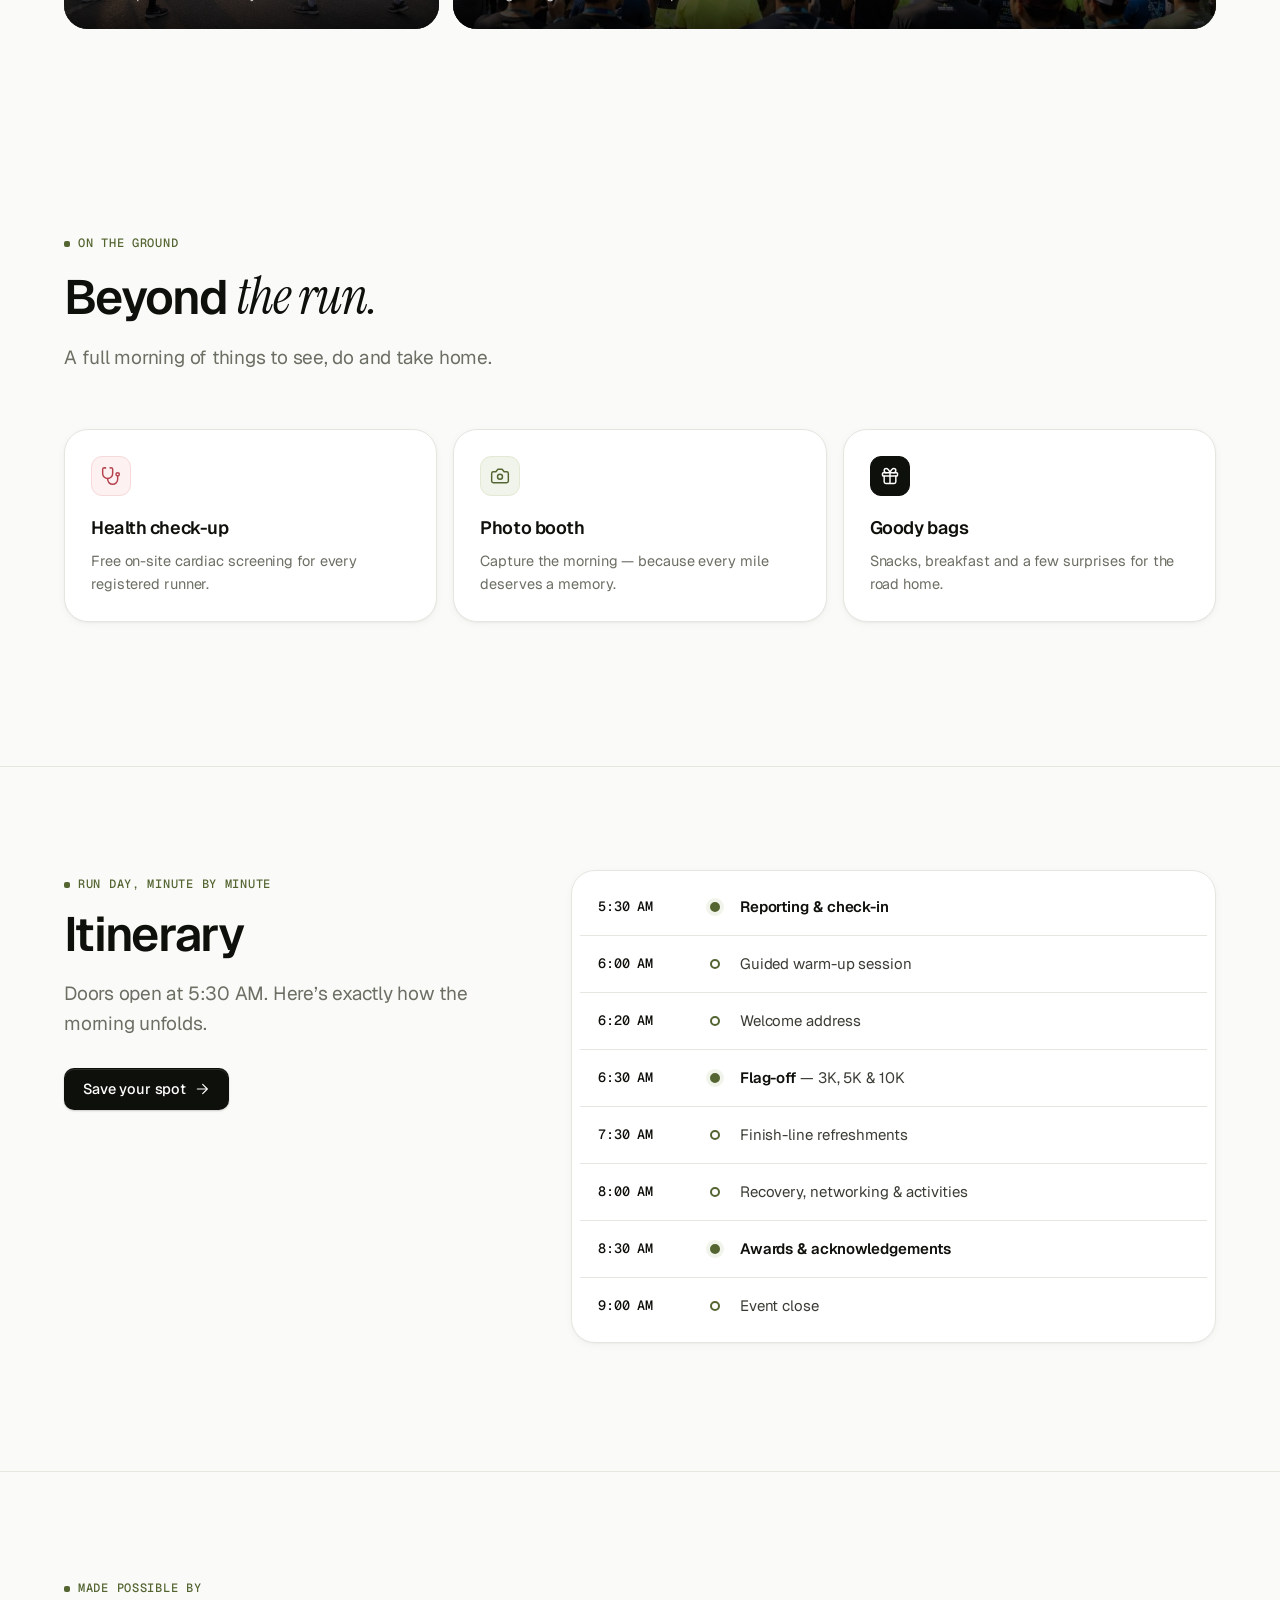
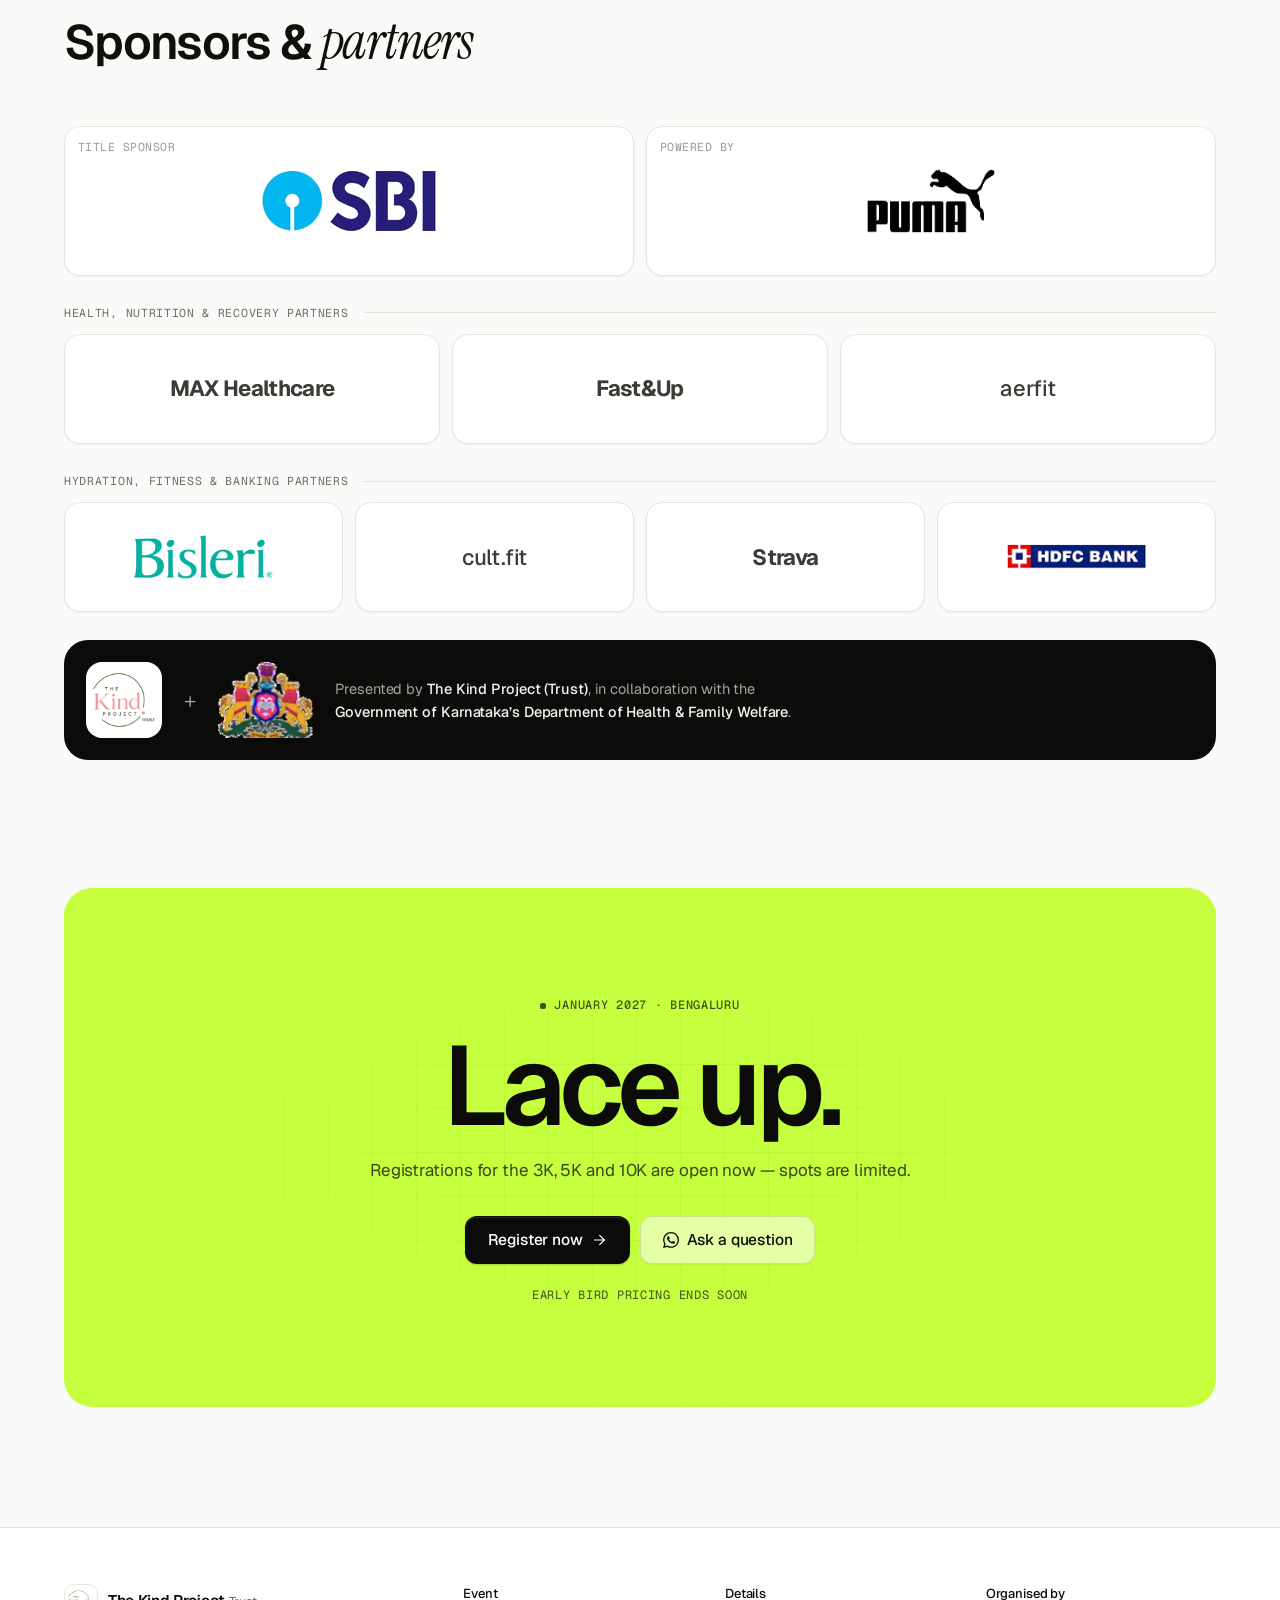
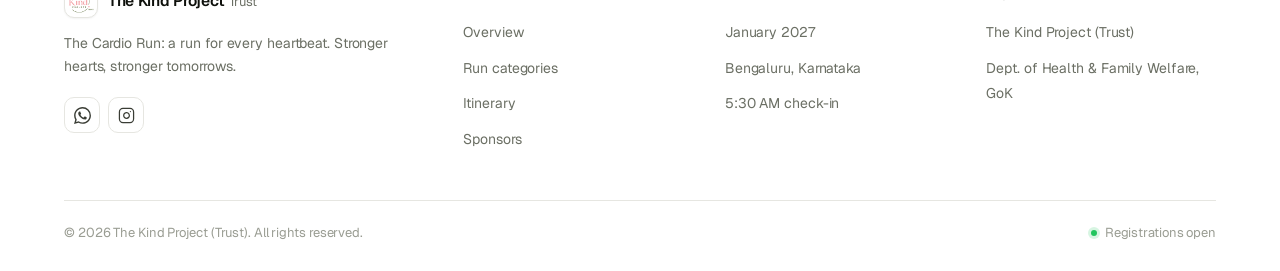
<file: cardio-run.html>
<!doctype html>
<html lang="en">
<head>
<meta charset="utf-8">
<meta name="viewport" content="width=device-width, initial-scale=1">
<title>The Cardio Run — Run for every heartbeat | The Kind Project (Trust)</title>
<meta name="description" content="The Cardio Run — a 3K, 5K and 10K run for heart health. January 2027, Bengaluru. Presented by The Kind Project (Trust), in collaboration with the Government of Karnataka.">
<meta name="theme-color" content="#FAFAF8">
<link rel="icon" href="favicon.png" type="image/png">
<link rel="preconnect" href="https://fonts.googleapis.com">
<link rel="preconnect" href="https://fonts.gstatic.com" crossorigin>
<link href="https://fonts.googleapis.com/css2?family=Geist:wght@400;500;600;700&family=Geist+Mono:wght@400;500&family=Instrument+Serif:ital@0;1&display=swap" rel="stylesheet">
<link rel="stylesheet" href="styles.css">
<script>document.documentElement.classList.add('js');</script>
</head>
<body>

<!-- ============ NAV ============ -->
<header class="nav">
  <div class="container nav-row">
    <a class="brand" href="index.html" aria-label="The Kind Project (Trust), home">
      <span class="brand-mark"><img src="logo.png" alt="" width="744" height="649"></span>
      <span class="brand-text">The Kind Project <small>Trust</small></span>
    </a>
    <nav class="nav-links" aria-label="Event">
      <a href="#overview">Overview</a>
      <a href="#why">Why</a>
      <a href="#categories">Categories</a>
      <a href="#experience">Experience</a>
      <a href="#itinerary">Itinerary</a>
      <a href="#sponsors">Sponsors</a>
    </nav>
    <div class="nav-cta">
      <a class="btn btn-ghost btn-sm hide-md" href="index.html">Trust home</a>
      <a class="btn btn-primary btn-sm" href="#register">Register now</a>
      <button class="menu-btn" aria-label="Open menu" aria-expanded="false"><svg viewBox="0 0 24 24" fill="none" stroke="currentColor" stroke-width="1.75" stroke-linecap="round" stroke-linejoin="round" aria-hidden="true"><path d="M4 7h16M4 12h16M4 17h16"/></svg></button>
    </div>
  </div>
  <div class="mobile-menu">
    <a href="index.html">Trust home</a>
    <a href="#overview">Overview</a>
    <a href="#why">Why a Cardio Run</a>
    <a href="#categories">Run categories</a>
    <a href="#experience">Experience</a>
    <a href="#activities">Activities</a>
    <a href="#itinerary">Itinerary</a>
    <a href="#sponsors">Sponsors</a>
    <a class="btn btn-primary" href="#register">Register now</a>
  </div>
</header>

<main id="top">

<!-- ============ HERO ============ -->
<section class="ev-hero">
  <div class="container">
    <div class="ev-hero-card">
      <img class="ev-runners" src="runners-hero.png" alt="" aria-hidden="true">
      <div class="ev-hero-body">
        <div class="badges">
          <span class="badge badge-dark"><span class="dot dot-lime"></span> Registrations open</span>
          <span class="badge badge-dark">3K · 5K · 10K</span>
        </div>
        <h1>Run for every <span class="serif">heartbeat.</span></h1>
        <svg class="pulse" viewBox="0 0 600 30" preserveAspectRatio="none" aria-hidden="true"><path d="M0,15 L120,15 L142,3 L162,27 L182,15 L300,15 L322,3 L342,27 L362,15 L480,15 L502,3 L522,27 L542,15 L600,15"/></svg>
        <p class="lead">The Cardio Run is a city-wide run built around one idea — every step you take is one your heart will thank you for.</p>
        <div class="actions">
          <a class="btn btn-lime btn-lg" href="#register">Register now <svg class="arrow-i" viewBox="0 0 24 24" fill="none" stroke="currentColor" stroke-width="1.75" stroke-linecap="round" stroke-linejoin="round" aria-hidden="true"><path d="M5 12h14M13 5l7 7-7 7"/></svg></a>
          <a class="btn btn-night btn-lg" href="#categories">Compare distances</a>
        </div>
        <div class="presented">
          <span>Presented by</span>
          <span class="p-logo"><span class="brand-mark"><img src="logo.png" alt=""></span>The Kind Project (Trust)</span>
          <span class="sep" aria-hidden="true"></span>
          <span>In collaboration with</span>
          <img class="gok" src="gok-crest.png" alt="Government of Karnataka, Dept. of Health &amp; Family Welfare">
        </div>
      </div>
      <dl class="ev-hero-strip">
        <div><dt>Date</dt><dd>January 2027</dd></div>
        <div><dt>City</dt><dd>Bengaluru, Karnataka</dd></div>
        <div><dt>Check-in</dt><dd>5:30 AM</dd></div>
        <div><dt>Flag-off</dt><dd>6:30 AM</dd></div>
      </dl>
    </div>
  </div>
</section>

<!-- ============ LOGOS ============ -->
<section class="logos" aria-label="Sponsors" style="margin-top:clamp(40px,6vw,64px)">
  <div class="container logos-inner">
    <p class="logos-label">Sponsored by brands that back stronger hearts</p>
    <div class="logos-row">
      <img src="logo-sbi.png" alt="SBI">
      <img src="logo-puma.png" alt="Puma" style="height:30px">
      <img src="logo-hdfc.png" alt="HDFC Bank" style="height:20px">
      <img src="logo-bisleri.png" alt="Bisleri">
      <span class="wordmark">MAX Healthcare</span>
      <span class="wordmark">Fast&amp;Up</span>
      <span class="wordmark light">cult.fit</span>
      <span class="wordmark">Strava</span>
    </div>
  </div>
</section>

<!-- ============ OVERVIEW ============ -->
<section class="section" id="overview">
  <div class="container about-grid">
    <div class="reveal">
      <span class="eyebrow">The event</span>
      <h2 class="h-section">Not a race against the clock. A run for <span class="serif">every heartbeat.</span></h2>
      <p class="lead">Three distances, one city, and thousands of people moving together to make heart health impossible to ignore.</p>
      <div class="stats-row">
        <div class="stat"><b>3</b><span>Run distances</span></div>
        <div class="stat"><b>9</b><span>Event stations</span></div>
        <div class="stat"><b>1</b><span>Morning to remember</span></div>
      </div>
    </div>
    <div class="prose reveal d1" style="padding-top:8px">
      <p>Organised by The Kind Project (Trust) in collaboration with the Government of Karnataka’s Department of Health &amp; Family Welfare, The Cardio Run brings runners, walkers, cyclists and dancers onto one course for one morning of movement — followed by a full health check-up, live music and a celebration built to last well past the finish line.</p>
      <p>Whatever pace you keep, you’re running for the same reason: <em>a stronger heart, for yourself and for everyone watching from the sidelines.</em></p>
    </div>
  </div>
</section>

<!-- ============ WHY ============ -->
<section class="section border-t" id="why" style="padding-top:clamp(64px,8vw,104px)">
  <div class="container">
    <div class="section-head reveal">
      <span class="eyebrow">The numbers</span>
      <h2 class="h-section">Why a <span class="serif">Cardio Run?</span></h2>
      <p class="lead">NCRB’s 2026 Report on death rates from heart attacks makes the case louder than we ever could.</p>
    </div>
    <div class="data-grid">
      <article class="data-card reveal d1">
        <div class="k"><span>Karnataka</span><span class="badge">2026</span></div>
        <b class="big" data-count="6943">6,943</b>
        <p>Reported deaths from heart attacks across the state — the number this run exists to bring down.</p>
      </article>
      <article class="data-card reveal d2">
        <div class="k"><span>Bengaluru</span><span class="badge">2026</span></div>
        <b class="big" data-count="2599">2,599</b>
        <p>Of those cases, the number recorded in Bengaluru alone — over a third of the state’s total.</p>
      </article>
      <article class="data-card reveal d3">
        <div class="k"><span>India</span><span class="badge">2025</span></div>
        <b class="big olive" data-count="40" data-suffix="%">40%</b>
        <p>Of reported heart-attack deaths in India occurred among people still in their early adulthood.</p>
      </article>
    </div>
    <p class="source reveal"><svg viewBox="0 0 24 24" fill="none" stroke="currentColor" stroke-width="1.75" stroke-linecap="round" stroke-linejoin="round" aria-hidden="true"><circle cx="12" cy="12" r="10"/><path d="M12 16v-4M12 8h.01"/></svg> Source: National Crime Records Bureau (NCRB), 2026 Report. Rising cardiac cases among increasingly younger populations are the reason The Cardio Run puts cardio movement, screening and awareness in one place, once a year.</p>
  </div>
</section>

<!-- ============ CATEGORIES ============ -->
<section class="section border-t" id="categories" style="padding-top:clamp(64px,8vw,104px)">
  <div class="container">
    <div class="section-head center reveal">
      <span class="eyebrow">Pick your distance</span>
      <h2 class="h-section">Run <span class="serif">categories</span></h2>
      <p class="lead">Every distance ends at the same finish line — choose the one that fits where you’re starting from.</p>
    </div>
    <div class="plans">
      <article class="plan reveal d1">
        <div class="plan-top"><span class="plan-name">Fun Run</span><span class="badge">All ages</span></div>
        <div class="dist">3<small>km</small></div>
        <h3>The Fun Run</h3>
        <p>An easy, family-friendly walk-or-run for first-timers, kids and anyone getting their heart moving for the first time.</p>
        <ul>
          <li><svg viewBox="0 0 24 24" fill="none" stroke="currentColor" stroke-width="1.75" stroke-linecap="round" stroke-linejoin="round" aria-hidden="true"><path d="M20 6 9 17l-5-5"/></svg> Walk or run — your pace</li>
          <li><svg viewBox="0 0 24 24" fill="none" stroke="currentColor" stroke-width="1.75" stroke-linecap="round" stroke-linejoin="round" aria-hidden="true"><path d="M20 6 9 17l-5-5"/></svg> Great for families &amp; first-timers</li>
          <li><svg viewBox="0 0 24 24" fill="none" stroke="currentColor" stroke-width="1.75" stroke-linecap="round" stroke-linejoin="round" aria-hidden="true"><path d="M20 6 9 17l-5-5"/></svg> Same finish-line experience</li>
        </ul>
        <a class="btn btn-secondary" href="#register">Register for 3K</a>
      </article>
      <article class="plan featured reveal d2">
        <div class="plan-top"><span class="plan-name">Cardio Run</span><span class="badge badge-lime">Signature</span></div>
        <div class="dist">5<small>km</small></div>
        <h3>The Cardio Run</h3>
        <p>The signature distance — a fast, festival-paced loop through the city with full hydration and energy support.</p>
        <ul>
          <li><svg viewBox="0 0 24 24" fill="none" stroke="currentColor" stroke-width="1.75" stroke-linecap="round" stroke-linejoin="round" aria-hidden="true"><path d="M20 6 9 17l-5-5"/></svg> Festival-paced city loop</li>
          <li><svg viewBox="0 0 24 24" fill="none" stroke="currentColor" stroke-width="1.75" stroke-linecap="round" stroke-linejoin="round" aria-hidden="true"><path d="M20 6 9 17l-5-5"/></svg> Water &amp; energy-drink stations</li>
          <li><svg viewBox="0 0 24 24" fill="none" stroke="currentColor" stroke-width="1.75" stroke-linecap="round" stroke-linejoin="round" aria-hidden="true"><path d="M20 6 9 17l-5-5"/></svg> Music and volunteers on route</li>
        </ul>
        <a class="btn btn-lime" href="#register">Register for 5K <svg class="arrow-i" viewBox="0 0 24 24" fill="none" stroke="currentColor" stroke-width="1.75" stroke-linecap="round" stroke-linejoin="round" aria-hidden="true"><path d="M5 12h14M13 5l7 7-7 7"/></svg></a>
      </article>
      <article class="plan reveal d3">
        <div class="plan-top"><span class="plan-name">Endurance Run</span><span class="badge">Experienced</span></div>
        <div class="dist">10<small>km</small></div>
        <h3>The Endurance Run</h3>
        <p>For the seasoned runners — a proper morning test, timed and marshalled the whole way to the finish arch.</p>
        <ul>
          <li><svg viewBox="0 0 24 24" fill="none" stroke="currentColor" stroke-width="1.75" stroke-linecap="round" stroke-linejoin="round" aria-hidden="true"><path d="M20 6 9 17l-5-5"/></svg> Timed course</li>
          <li><svg viewBox="0 0 24 24" fill="none" stroke="currentColor" stroke-width="1.75" stroke-linecap="round" stroke-linejoin="round" aria-hidden="true"><path d="M20 6 9 17l-5-5"/></svg> Fully marshalled route</li>
          <li><svg viewBox="0 0 24 24" fill="none" stroke="currentColor" stroke-width="1.75" stroke-linecap="round" stroke-linejoin="round" aria-hidden="true"><path d="M20 6 9 17l-5-5"/></svg> Category awards on stage</li>
        </ul>
        <a class="btn btn-secondary" href="#register">Register for 10K</a>
      </article>
    </div>
    <div class="included reveal">
      <b>Also on the morning:</b>
      <span><svg viewBox="0 0 24 24" fill="none" stroke="currentColor" stroke-width="1.75" stroke-linecap="round" stroke-linejoin="round" aria-hidden="true"><path d="M4.8 2.3A.3.3 0 1 0 5 2H4a2 2 0 0 0-2 2v5a6 6 0 0 0 6 6 6 6 0 0 0 6-6V4a2 2 0 0 0-2-2h-1a.2.2 0 1 0 .3.3"/><path d="M8 15v1a6 6 0 0 0 6 6 6 6 0 0 0 6-6v-4"/><circle cx="20" cy="10" r="2"/></svg> Free health check-up</span>
      <span><svg viewBox="0 0 24 24" fill="none" stroke="currentColor" stroke-width="1.75" stroke-linecap="round" stroke-linejoin="round" aria-hidden="true"><path d="M14.5 4h-5L7 7H4a2 2 0 0 0-2 2v9a2 2 0 0 0 2 2h16a2 2 0 0 0 2-2V9a2 2 0 0 0-2-2h-3l-2.5-3z"/><circle cx="12" cy="13" r="3"/></svg> Photo booth</span>
      <span><svg viewBox="0 0 24 24" fill="none" stroke="currentColor" stroke-width="1.75" stroke-linecap="round" stroke-linejoin="round" aria-hidden="true"><rect x="3" y="8" width="18" height="4" rx="1"/><path d="M12 8v13M19 12v7a2 2 0 0 1-2 2H7a2 2 0 0 1-2-2v-7M7.5 8a2.5 2.5 0 0 1 0-5C10 3 12 8 12 8s2-5 4.5-5a2.5 2.5 0 0 1 0 5"/></svg> Goody bags</span>
      <span><svg viewBox="0 0 24 24" fill="none" stroke="currentColor" stroke-width="1.75" stroke-linecap="round" stroke-linejoin="round" aria-hidden="true"><path d="M6 9H4.5a2.5 2.5 0 0 1 0-5H6M18 9h1.5a2.5 2.5 0 0 0 0-5H18M4 22h16M10 14.66V17c0 .55-.47.98-.97 1.21C7.85 18.75 7 20.24 7 22M14 14.66V17c0 .55.47.98.97 1.21C16.15 18.75 17 20.24 17 22M18 2H6v7a6 6 0 0 0 12 0V2Z"/></svg> Awards ceremony</span>
    </div>
  </div>
</section>

<!-- ============ EXPERIENCE ============ -->
<section class="section border-t" id="experience" style="padding-top:clamp(64px,8vw,104px)">
  <div class="container">
    <div class="section-head reveal">
      <span class="eyebrow">Not just a run, an experience</span>
      <h2 class="h-section">Where every step becomes <span class="serif">a memory.</span></h2>
      <p class="lead">Water stations, energy-drink stops and a route lined with volunteers and music — every mile out there is a story, not just a distance.</p>
    </div>
    <div class="bento">
      <article class="tile span-4 tall reveal">
        <img src="photo-experience.jpg" alt="Runners passing a hydration station along the route" loading="lazy">
        <div class="tile-body">
          <span class="badge badge-dark">On the route</span>
          <h3>Supported every step</h3>
          <p>Hydration, energy and encouragement — the whole course is built around keeping you moving.</p>
          <div class="tile-tags"><span>Water stations</span><span>Energy-drink stations</span><span>Marshalled route</span></div>
        </div>
      </article>
      <article class="tile span-2 tall reveal d1">
        <img src="photo-cycle.jpg" alt="The cycle station along the course" loading="lazy">
        <div class="tile-body">
          <span class="badge badge-dark">Beyond running</span>
          <h3>The Cycle Station</h3>
          <p>Pick up a bike along the route and cover ground your own way.</p>
        </div>
      </article>
      <article class="tile span-3 reveal">
        <img src="photo-dance.jpg" alt="Crowd in a dance cardio session" loading="lazy">
        <div class="tile-body">
          <span class="badge badge-dark">Bengaluru’s most fun workout</span>
          <h3>Dance Cardio</h3>
          <p>A live, stage-led session gets the whole crowd moving before the flag-off — high energy, zero pressure.</p>
          <div class="tile-tags"><span>Live DJ &amp; instructors</span><span>All fitness levels</span></div>
        </div>
      </article>
      <article class="tile span-3 reveal d1">
        <img src="photo-finish.jpg" alt="Runners crossing the finish arch" loading="lazy">
        <div class="tile-body">
          <span class="badge badge-dark">You ran for your heart</span>
          <h3>The Finish Line</h3>
          <p>Cross the arch to a crowd on both sides, your time on the clock, and a city cheering for stronger hearts.</p>
        </div>
      </article>
      <article class="tile span-2 reveal">
        <img src="photo-stretch.jpg" alt="Runners in a guided cool-down stretch" loading="lazy">
        <div class="tile-body">
          <span class="badge badge-dark">Stretch. Breathe. Be proud.</span>
          <h3>Cool Down</h3>
          <p>A guided session brings heart rates down safely for full post-run recovery.</p>
        </div>
      </article>
      <article class="tile span-4 reveal d1">
        <img src="photo-award.jpg" alt="Award function on stage" loading="lazy">
        <div class="tile-body">
          <span class="badge badge-dark">Celebrating spirit, effort and achievement</span>
          <h3>Award Function</h3>
          <p>Top finishers across every category are honoured on stage — recognising the runners who pushed the hardest for their hearts.</p>
        </div>
      </article>
    </div>
  </div>
</section>

<!-- ============ ACTIVITIES ============ -->
<section class="section-sm" id="activities">
  <div class="container">
    <div class="section-head reveal">
      <span class="eyebrow">On the ground</span>
      <h2 class="h-section">Beyond <span class="serif">the run.</span></h2>
      <p class="lead">A full morning of things to see, do and take home.</p>
    </div>
    <div class="act-grid">
      <article class="act reveal d1"><span class="icon-box pink"><svg viewBox="0 0 24 24" fill="none" stroke="currentColor" stroke-width="1.75" stroke-linecap="round" stroke-linejoin="round" aria-hidden="true"><path d="M4.8 2.3A.3.3 0 1 0 5 2H4a2 2 0 0 0-2 2v5a6 6 0 0 0 6 6 6 6 0 0 0 6-6V4a2 2 0 0 0-2-2h-1a.2.2 0 1 0 .3.3"/><path d="M8 15v1a6 6 0 0 0 6 6 6 6 0 0 0 6-6v-4"/><circle cx="20" cy="10" r="2"/></svg></span><h3>Health check-up</h3><p>Free on-site cardiac screening for every registered runner.</p></article>
      <article class="act reveal d2"><span class="icon-box"><svg viewBox="0 0 24 24" fill="none" stroke="currentColor" stroke-width="1.75" stroke-linecap="round" stroke-linejoin="round" aria-hidden="true"><path d="M14.5 4h-5L7 7H4a2 2 0 0 0-2 2v9a2 2 0 0 0 2 2h16a2 2 0 0 0 2-2V9a2 2 0 0 0-2-2h-3l-2.5-3z"/><circle cx="12" cy="13" r="3"/></svg></span><h3>Photo booth</h3><p>Capture the morning — because every mile deserves a memory.</p></article>
      <article class="act reveal d3"><span class="icon-box ink"><svg viewBox="0 0 24 24" fill="none" stroke="currentColor" stroke-width="1.75" stroke-linecap="round" stroke-linejoin="round" aria-hidden="true"><rect x="3" y="8" width="18" height="4" rx="1"/><path d="M12 8v13M19 12v7a2 2 0 0 1-2 2H7a2 2 0 0 1-2-2v-7M7.5 8a2.5 2.5 0 0 1 0-5C10 3 12 8 12 8s2-5 4.5-5a2.5 2.5 0 0 1 0 5"/></svg></span><h3>Goody bags</h3><p>Snacks, breakfast and a few surprises for the road home.</p></article>
    </div>
  </div>
</section>

<!-- ============ ITINERARY ============ -->
<section class="section border-t" id="itinerary" style="padding-top:clamp(64px,8vw,104px); margin-top:clamp(48px,6vw,72px)">
  <div class="container timeline-wrap">
    <div class="section-head reveal" style="margin-bottom:0">
      <span class="eyebrow">Run day, minute by minute</span>
      <h2 class="h-section">Itinerary</h2>
      <p class="lead">Doors open at 5:30 AM. Here’s exactly how the morning unfolds.</p>
      <a class="btn btn-primary" href="#register" style="margin-top:28px">Save your spot <svg class="arrow-i" viewBox="0 0 24 24" fill="none" stroke="currentColor" stroke-width="1.75" stroke-linecap="round" stroke-linejoin="round" aria-hidden="true"><path d="M5 12h14M13 5l7 7-7 7"/></svg></a>
    </div>
    <ol class="timeline reveal d1">
      <li class="tl-item key"><span class="tl-time">5:30 AM</span><span class="tl-dot"></span><span class="tl-label"><b>Reporting &amp; check-in</b></span></li>
      <li class="tl-item"><span class="tl-time">6:00 AM</span><span class="tl-dot"></span><span class="tl-label">Guided warm-up session</span></li>
      <li class="tl-item"><span class="tl-time">6:20 AM</span><span class="tl-dot"></span><span class="tl-label">Welcome address</span></li>
      <li class="tl-item key"><span class="tl-time">6:30 AM</span><span class="tl-dot"></span><span class="tl-label"><b>Flag-off</b> — 3K, 5K &amp; 10K</span></li>
      <li class="tl-item"><span class="tl-time">7:30 AM</span><span class="tl-dot"></span><span class="tl-label">Finish-line refreshments</span></li>
      <li class="tl-item"><span class="tl-time">8:00 AM</span><span class="tl-dot"></span><span class="tl-label">Recovery, networking &amp; activities</span></li>
      <li class="tl-item key"><span class="tl-time">8:30 AM</span><span class="tl-dot"></span><span class="tl-label"><b>Awards &amp; acknowledgements</b></span></li>
      <li class="tl-item"><span class="tl-time">9:00 AM</span><span class="tl-dot"></span><span class="tl-label">Event close</span></li>
    </ol>
  </div>
</section>

<!-- ============ SPONSORS ============ -->
<section class="section border-t" id="sponsors" style="padding-top:clamp(64px,8vw,104px)">
  <div class="container">
    <div class="section-head reveal">
      <span class="eyebrow">Made possible by</span>
      <h2 class="h-section">Sponsors &amp; <span class="serif">partners</span></h2>
    </div>

    <div class="sp-grid two reveal">
      <div class="sp-wrap"><span class="role">Title sponsor</span><div class="sp lg"><img src="logo-sbi.png" alt="SBI"></div></div>
      <div class="sp-wrap"><span class="role">Powered by</span><div class="sp lg"><img src="logo-puma.png" alt="Puma"></div></div>
    </div>

    <div class="sp-tier reveal" style="margin-top:28px">
      <div class="sp-label">Health, nutrition &amp; recovery partners</div>
      <div class="sp-grid">
        <div class="sp"><span class="wordmark">MAX Healthcare</span></div>
        <div class="sp"><span class="wordmark">Fast&amp;Up</span></div>
        <div class="sp"><span class="wordmark light">aerfit</span></div>
      </div>
    </div>

    <div class="sp-tier reveal">
      <div class="sp-label">Hydration, fitness &amp; banking partners</div>
      <div class="sp-grid four">
        <div class="sp"><img src="logo-bisleri.png" alt="Bisleri"></div>
        <div class="sp"><span class="wordmark light">cult.fit</span></div>
        <div class="sp"><span class="wordmark">Strava</span></div>
        <div class="sp"><img src="logo-hdfc.png" alt="HDFC Bank" style="max-height:26px"></div>
      </div>
    </div>

    <div class="collab reveal">
      <span class="k-mark"><img src="logo.png" alt="The Kind Project (Trust)"></span>
      <span class="plus" aria-hidden="true">+</span>
      <img src="gok-crest.png" alt="Government of Karnataka, Department of Health &amp; Family Welfare">
      <p>Presented by <b>The Kind Project (Trust)</b>, in collaboration with the <b>Government of Karnataka’s Department of Health &amp; Family Welfare</b>.</p>
    </div>
  </div>
</section>

<!-- ============ REGISTER ============ -->
<section id="register">
  <div class="container">
    <div class="register reveal">
      <span class="eyebrow">January 2027 · Bengaluru</span>
      <h2>Lace up.</h2>
      <p>Registrations for the 3K, 5K and 10K are open now — spots are limited.</p>
      <div class="actions">
        <!-- Replace href="#" with your registration link -->
        <a class="btn btn-primary btn-lg" href="#">Register now <svg class="arrow-i" viewBox="0 0 24 24" fill="none" stroke="currentColor" stroke-width="1.75" stroke-linecap="round" stroke-linejoin="round" aria-hidden="true"><path d="M5 12h14M13 5l7 7-7 7"/></svg></a>
        <a class="btn btn-secondary btn-lg" href="https://wa.me/919845370263" target="_blank" rel="noopener noreferrer"><svg viewBox="0 0 24 24" fill="currentColor" aria-hidden="true"><path d="M17.472 14.382c-.297-.149-1.758-.867-2.03-.967-.273-.099-.471-.148-.67.15-.197.297-.767.966-.94 1.164-.173.199-.347.223-.644.075-.297-.15-1.255-.463-2.39-1.475-.883-.788-1.48-1.761-1.653-2.059-.173-.297-.018-.458.13-.606.134-.133.298-.347.446-.52.149-.174.198-.298.298-.497.099-.198.05-.371-.025-.52-.075-.149-.669-1.612-.916-2.207-.242-.579-.487-.5-.669-.51-.173-.008-.371-.01-.57-.01-.198 0-.52.074-.792.372-.272.297-1.04 1.016-1.04 2.479 0 1.462 1.065 2.875 1.213 3.074.149.198 2.096 3.2 5.077 4.487.709.306 1.262.489 1.694.625.712.227 1.36.195 1.871.118.571-.085 1.758-.719 2.006-1.413.248-.694.248-1.289.173-1.413-.074-.124-.272-.198-.57-.347m-5.421 7.403h-.004a9.87 9.87 0 01-5.031-1.378l-.361-.214-3.741.982.998-3.648-.235-.374a9.86 9.86 0 01-1.51-5.26c.001-5.45 4.436-9.884 9.888-9.884 2.64 0 5.122 1.03 6.988 2.898a9.825 9.825 0 012.893 6.994c-.003 5.45-4.435 9.884-9.885 9.884m8.413-18.297A11.815 11.815 0 0012.05 0C5.495 0 .16 5.335.157 11.892c0 2.096.547 4.142 1.588 5.945L.057 24l6.305-1.654a11.882 11.882 0 005.683 1.448h.005c6.554 0 11.89-5.335 11.893-11.893a11.821 11.821 0 00-3.48-8.413z"/></svg> Ask a question</a>
      </div>
      <div class="note">Early bird pricing ends soon</div>
    </div>
  </div>
</section>

</main>

<!-- ============ FOOTER ============ -->
<footer class="footer">
  <div class="container">
    <div class="footer-grid">
      <div>
        <a class="brand" href="index.html"><span class="brand-mark"><img src="logo.png" alt=""></span><span>The Kind Project <small>Trust</small></span></a>
        <p class="about">The Cardio Run: a run for every heartbeat. Stronger hearts, stronger tomorrows.</p>
        <div class="socials">
          <a href="https://wa.me/919845370263" target="_blank" rel="noopener noreferrer" aria-label="WhatsApp"><svg viewBox="0 0 24 24" fill="currentColor" aria-hidden="true"><path d="M17.472 14.382c-.297-.149-1.758-.867-2.03-.967-.273-.099-.471-.148-.67.15-.197.297-.767.966-.94 1.164-.173.199-.347.223-.644.075-.297-.15-1.255-.463-2.39-1.475-.883-.788-1.48-1.761-1.653-2.059-.173-.297-.018-.458.13-.606.134-.133.298-.347.446-.52.149-.174.198-.298.298-.497.099-.198.05-.371-.025-.52-.075-.149-.669-1.612-.916-2.207-.242-.579-.487-.5-.669-.51-.173-.008-.371-.01-.57-.01-.198 0-.52.074-.792.372-.272.297-1.04 1.016-1.04 2.479 0 1.462 1.065 2.875 1.213 3.074.149.198 2.096 3.2 5.077 4.487.709.306 1.262.489 1.694.625.712.227 1.36.195 1.871.118.571-.085 1.758-.719 2.006-1.413.248-.694.248-1.289.173-1.413-.074-.124-.272-.198-.57-.347m-5.421 7.403h-.004a9.87 9.87 0 01-5.031-1.378l-.361-.214-3.741.982.998-3.648-.235-.374a9.86 9.86 0 01-1.51-5.26c.001-5.45 4.436-9.884 9.888-9.884 2.64 0 5.122 1.03 6.988 2.898a9.825 9.825 0 012.893 6.994c-.003 5.45-4.435 9.884-9.885 9.884m8.413-18.297A11.815 11.815 0 0012.05 0C5.495 0 .16 5.335.157 11.892c0 2.096.547 4.142 1.588 5.945L.057 24l6.305-1.654a11.882 11.882 0 005.683 1.448h.005c6.554 0 11.89-5.335 11.893-11.893a11.821 11.821 0 00-3.48-8.413z"/></svg></a>
          <a href="https://instagram.com/the.kindproject" target="_blank" rel="noopener noreferrer" aria-label="Instagram"><svg viewBox="0 0 24 24" fill="none" stroke="currentColor" stroke-width="1.75" stroke-linecap="round" stroke-linejoin="round" aria-hidden="true"><rect x="2" y="2" width="20" height="20" rx="5"/><path d="M16 11.37A4 4 0 1 1 12.63 8 4 4 0 0 1 16 11.37z"/><path d="M17.5 6.5h.01"/></svg></a>
        </div>
      </div>
      <div>
        <h4>Event</h4>
        <ul><li><a href="#overview">Overview</a></li><li><a href="#categories">Run categories</a></li><li><a href="#itinerary">Itinerary</a></li><li><a href="#sponsors">Sponsors</a></li></ul>
      </div>
      <div>
        <h4>Details</h4>
        <ul><li><span>January 2027</span></li><li><span>Bengaluru, Karnataka</span></li><li><span>5:30 AM check-in</span></li></ul>
      </div>
      <div>
        <h4>Organised by</h4>
        <ul><li><a href="index.html">The Kind Project (Trust)</a></li><li><span>Dept. of Health &amp; Family Welfare, GoK</span></li></ul>
      </div>
    </div>
    <div class="footer-base">
      <span>© <span data-year>2026</span> The Kind Project (Trust). All rights reserved.</span>
      <span class="status"><span class="dot dot-live"></span> Registrations open</span>
    </div>
  </div>
</footer>

<button class="to-top" aria-label="Back to top"><svg viewBox="0 0 24 24" fill="none" stroke="currentColor" stroke-width="1.75" stroke-linecap="round" stroke-linejoin="round" aria-hidden="true"><path d="M12 19V5M5 12l7-7 7 7"/></svg></button>
<script src="site.js" defer></script>
</body>
</html>
</file>
<file: styles.css>
/* =========================================================
   The Kind Project (Trust) — shared design system
   Fonts: Geist (UI) + Instrument Serif (accent)
   ========================================================= */
:root{
  --bg:#FAFAF8;
  --surface:#FFFFFF;
  --surface-2:#F4F4F1;
  --ink:#0E100B;
  --ink-2:#3A3D35;
  --muted:#6B6F64;
  --faint:#9A9D93;
  --border:#E6E6E1;
  --border-2:#D9D9D3;

  --olive:#546532;
  --olive-600:#45542A;
  --olive-50:#F1F4EA;
  --olive-100:#E3E9D4;
  --pink:#F19498;
  --pink-50:#FDF1F1;
  --rose:#B5434E;

  --night:#0B0C0A;
  --night-2:#141612;
  --night-3:#1C1F19;
  --night-border:rgba(255,255,255,.09);
  --night-ink:#F4F5F0;
  --night-muted:#A3A69C;
  --lime:#C6FF3D;

  --sans:'Geist', ui-sans-serif, system-ui, -apple-system, 'Segoe UI', Roboto, sans-serif;
  --serif:'Instrument Serif', Georgia, 'Times New Roman', serif;
  --mono:'Geist Mono', ui-monospace, SFMono-Regular, Menlo, monospace;

  --maxw:1200px;
  --nav-h:68px;
  --r-sm:8px; --r:12px; --r-lg:18px; --r-xl:24px;
  --ease:cubic-bezier(.2,.8,.2,1);
  --shadow-xs:0 1px 2px rgba(14,16,11,.05);
  --shadow-sm:0 1px 2px rgba(14,16,11,.04), 0 2px 8px rgba(14,16,11,.04);
  --shadow-md:0 1px 2px rgba(14,16,11,.04), 0 8px 24px -6px rgba(14,16,11,.10);
  --shadow-lg:0 2px 4px rgba(14,16,11,.04), 0 24px 60px -16px rgba(14,16,11,.22);
}

*,*::before,*::after{ box-sizing:border-box; }
html{ scroll-behavior:smooth; scroll-padding-top:calc(var(--nav-h) + 20px); -webkit-text-size-adjust:100%; }
body{
  margin:0; background:var(--bg); color:var(--ink);
  font-family:var(--sans); font-size:16px; line-height:1.6; letter-spacing:-0.006em;
  -webkit-font-smoothing:antialiased; -moz-osx-font-smoothing:grayscale; overflow-x:hidden;
  font-feature-settings:"ss01","cv11";
}
img,svg{ display:block; max-width:100%; }
a{ color:inherit; text-decoration:none; }
h1,h2,h3,h4,p,figure,dl,dd,ul,ol{ margin:0; padding:0; }
ul,ol{ list-style:none; }
button{ font:inherit; color:inherit; cursor:pointer; }
::selection{ background:var(--olive-100); color:var(--ink); }
:focus-visible{ outline:2px solid var(--olive); outline-offset:3px; border-radius:6px; }
@media (prefers-reduced-motion:reduce){
  html{ scroll-behavior:auto; }
  *,*::before,*::after{ animation-duration:.01ms !important; animation-iteration-count:1 !important; transition-duration:.01ms !important; }
}

.container{ max-width:var(--maxw); margin:0 auto; padding:0 24px; }
@media (max-width:640px){ .container{ padding:0 16px; } }
.serif{ font-family:var(--serif); font-weight:400; font-style:italic; letter-spacing:-0.01em; }
.sr-only{ position:absolute; width:1px; height:1px; padding:0; margin:-1px; overflow:hidden; clip:rect(0,0,0,0); border:0; }

/* ---------- Buttons ---------- */
.btn{
  --h:42px;
  display:inline-flex; align-items:center; justify-content:center; gap:8px;
  height:var(--h); padding:0 18px; border-radius:10px; border:1px solid transparent;
  font-size:14.5px; font-weight:500; letter-spacing:-0.01em; white-space:nowrap;
  transition:background .2s, color .2s, border-color .2s, box-shadow .2s, transform .2s var(--ease);
}
.btn svg{ width:16px; height:16px; flex:none; }
.btn:active{ transform:translateY(1px); }
.btn-sm{ --h:36px; padding:0 14px; font-size:14px; border-radius:9px; }
.btn-lg{ --h:48px; padding:0 22px; font-size:15.5px; border-radius:12px; }
.btn-primary{ background:var(--ink); color:#fff; box-shadow:inset 0 1px 0 rgba(255,255,255,.12), 0 1px 2px rgba(14,16,11,.2); }
.btn-primary:hover{ background:#262920; }
.btn-brand{ background:var(--olive); color:#fff; box-shadow:inset 0 1px 0 rgba(255,255,255,.16), 0 1px 2px rgba(69,84,42,.3); }
.btn-brand:hover{ background:var(--olive-600); }
.btn-secondary{ background:var(--surface); color:var(--ink); border-color:var(--border); box-shadow:var(--shadow-xs); }
.btn-secondary:hover{ background:var(--surface-2); border-color:var(--border-2); }
.btn-ghost{ color:var(--ink-2); }
.btn-ghost:hover{ background:var(--surface-2); color:var(--ink); }
.btn-lime{ background:var(--lime); color:var(--night); font-weight:600; }
.btn-lime:hover{ background:#d6ff74; }
.btn-night{ background:rgba(255,255,255,.06); color:var(--night-ink); border-color:var(--night-border); }
.btn-night:hover{ background:rgba(255,255,255,.12); }
.btn-wa{ background:#1FAF55; color:#fff; }
.btn-wa:hover{ background:#19994a; }
.arrow-i{ transition:transform .2s var(--ease); }
.btn:hover .arrow-i, .link:hover .arrow-i{ transform:translateX(3px); }

.link{ display:inline-flex; align-items:center; gap:6px; font-weight:500; font-size:14.5px; color:var(--olive); }
.link svg{ width:15px; height:15px; }
.link:hover{ color:var(--olive-600); }

/* ---------- Badges / eyebrows ---------- */
.eyebrow{
  display:inline-flex; align-items:center; gap:8px;
  font-family:var(--mono); font-size:12px; font-weight:500; letter-spacing:.06em; text-transform:uppercase; color:var(--olive);
}
.eyebrow::before{ content:""; width:6px; height:6px; border-radius:2px; background:currentColor; }
.badge{
  display:inline-flex; align-items:center; gap:6px; height:26px; padding:0 10px; border-radius:999px;
  font-size:12.5px; font-weight:500; background:var(--surface); border:1px solid var(--border); color:var(--ink-2);
}
.badge-brand{ background:var(--olive-50); border-color:var(--olive-100); color:var(--olive-600); }
.badge-dark{ background:rgba(255,255,255,.06); border-color:var(--night-border); color:var(--night-ink); }
.dot{ width:6px; height:6px; border-radius:50%; background:var(--olive); flex:none; }
.dot-live{ background:#22c55e; box-shadow:0 0 0 3px rgba(34,197,94,.18); }
.dot-lime{ background:var(--lime); box-shadow:0 0 0 3px rgba(198,255,61,.18); }

/* ---------- Nav ---------- */
.nav{
  position:sticky; top:0; z-index:100; height:var(--nav-h);
  background:rgba(250,250,248,.78); backdrop-filter:saturate(1.6) blur(14px); -webkit-backdrop-filter:saturate(1.6) blur(14px);
  border-bottom:1px solid transparent; transition:border-color .25s, background .25s;
}
.nav.is-scrolled{ border-bottom-color:var(--border); background:rgba(250,250,248,.9); }
.nav-row{ height:100%; display:flex; align-items:center; gap:28px; }
.brand{ display:flex; align-items:center; gap:10px; white-space:nowrap; font-weight:600; font-size:15.5px; letter-spacing:-0.02em; color:var(--ink); }
.brand-mark{
  width:34px; height:34px; border-radius:10px; background:#fff; border:1px solid var(--border);
  display:grid; place-items:center; padding:3px; box-shadow:var(--shadow-xs); flex:none;
}
.brand-mark img{ width:100%; height:100%; object-fit:contain; }
.brand small{ font-weight:400; color:var(--muted); }
.nav-links{ display:flex; align-items:center; gap:2px; margin-left:8px; }
.nav-links a{ padding:7px 12px; border-radius:8px; font-size:14px; color:var(--ink-2); transition:background .15s, color .15s; }
.nav-links a:hover{ background:rgba(14,16,11,.05); color:var(--ink); }
.nav-cta{ margin-left:auto; display:flex; align-items:center; gap:8px; }
.menu-btn{ display:none; width:38px; height:38px; border-radius:10px; border:1px solid var(--border); background:var(--surface); align-items:center; justify-content:center; }
.menu-btn svg{ width:18px; height:18px; }
.mobile-menu{
  display:none; position:fixed; inset:var(--nav-h) 0 auto 0; z-index:99;
  background:var(--surface); border-bottom:1px solid var(--border); box-shadow:var(--shadow-lg);
  padding:12px 16px 20px;
}
.mobile-menu.open{ display:block; }
.mobile-menu a:not(.btn){ display:block; padding:12px 8px; font-size:16px; color:var(--ink); border-bottom:1px solid var(--border); }
.mobile-menu .btn{ width:100%; margin-top:14px; }
@media (max-width:960px){
  .nav-links, .nav-cta .hide-md{ display:none; }
  .menu-btn{ display:inline-flex; }
}
@media (max-width:420px){ .brand-text small{ display:none; } .nav-cta .btn-sm{ padding:0 12px; } }

/* ---------- Sections ---------- */
.section{ padding:clamp(72px,10vw,128px) 0; }
.section-sm{ padding:clamp(48px,6vw,72px) 0; }
.section-head{ max-width:680px; margin-bottom:clamp(36px,5vw,56px); }
.section-head.center{ margin-left:auto; margin-right:auto; text-align:center; }
.section-head.center .eyebrow{ justify-content:center; }
.h-display{ font-size:clamp(40px,6.4vw,76px); line-height:1.02; letter-spacing:-0.045em; font-weight:600; }
.h-section{ font-size:clamp(30px,4vw,48px); line-height:1.08; letter-spacing:-0.035em; font-weight:600; margin-top:14px; }
.h-section .serif, .h-display .serif{ font-size:1.08em; letter-spacing:-0.02em; }
.lead{ font-size:clamp(16.5px,1.5vw,19px); line-height:1.6; color:var(--muted); margin-top:18px; letter-spacing:-0.012em; }
.border-t{ border-top:1px solid var(--border); }

/* ---------- Hero (home) ---------- */
.hero{ position:relative; padding:clamp(56px,8vw,104px) 0 0; overflow:hidden; isolation:isolate; }
.hero-bg{ position:absolute; inset:0; z-index:-1; pointer-events:none; }
.hero-bg::before{
  content:""; position:absolute; inset:0;
  background-image:linear-gradient(var(--border) 1px, transparent 1px), linear-gradient(90deg, var(--border) 1px, transparent 1px);
  background-size:64px 64px; background-position:center top;
  -webkit-mask-image:radial-gradient(ellipse 70% 60% at 50% 0%, #000 30%, transparent 75%);
          mask-image:radial-gradient(ellipse 70% 60% at 50% 0%, #000 30%, transparent 75%);
  opacity:.7;
}
.hero-bg::after{
  content:""; position:absolute; left:50%; top:-180px; width:1100px; height:620px; transform:translateX(-50%);
  background:radial-gradient(closest-side, rgba(241,148,152,.22), transparent 70%), radial-gradient(closest-side at 70% 60%, rgba(84,101,50,.16), transparent 70%);
  filter:blur(10px);
}
.hero-inner{ text-align:center; max-width:920px; margin:0 auto; }
.announce{
  display:inline-flex; align-items:center; gap:10px; padding:5px 6px 5px 6px; border-radius:999px;
  background:var(--surface); border:1px solid var(--border); box-shadow:var(--shadow-sm);
  font-size:13.5px; color:var(--ink-2); transition:border-color .2s, box-shadow .2s;
}
.announce:hover{ border-color:var(--border-2); box-shadow:var(--shadow-md); }
.announce .tag{ background:var(--ink); color:#fff; border-radius:999px; padding:2px 9px; font-size:12px; font-weight:500; }
.announce svg{ width:14px; height:14px; color:var(--muted); margin-right:6px; }
.hero h1{ margin-top:26px; }
.hero .lead{ max-width:640px; margin-left:auto; margin-right:auto; }
.hero-actions{ display:flex; justify-content:center; flex-wrap:wrap; gap:10px; margin-top:32px; }
.hero-meta{ display:flex; justify-content:center; flex-wrap:wrap; gap:8px 22px; margin-top:22px; font-size:13.5px; color:var(--muted); }
.hero-meta span{ display:inline-flex; align-items:center; gap:7px; }
.hero-meta svg{ width:15px; height:15px; color:var(--olive); }

/* product-style window */
.showcase{ margin-top:clamp(48px,7vw,80px); position:relative; }
.showcase::before{
  content:""; position:absolute; inset:auto 6% -2px; height:60%; z-index:-1;
  background:radial-gradient(closest-side, rgba(84,101,50,.18), transparent); filter:blur(40px);
}
.window{
  border-radius:var(--r-xl) var(--r-xl) 0 0; border:1px solid var(--border); border-bottom:0;
  background:rgba(255,255,255,.7); padding:10px 10px 0; box-shadow:var(--shadow-lg);
  backdrop-filter:blur(8px);
}
.window-bar{ display:flex; align-items:center; gap:12px; padding:4px 6px 12px; }
.window-dots{ display:flex; gap:6px; }
.window-dots i{ width:10px; height:10px; border-radius:50%; background:var(--border-2); }
.window-url{
  flex:1; max-width:380px; margin:0 auto; height:28px; border-radius:8px; background:var(--surface-2); border:1px solid var(--border);
  display:flex; align-items:center; justify-content:center; gap:6px; font-size:12.5px; color:var(--muted); font-family:var(--mono);
}
.window-url svg{ width:12px; height:12px; }
.window-body{
  border-radius:14px 14px 0 0; border:1px solid var(--border); border-bottom:0; background:var(--surface);
  display:grid; grid-template-columns:1.25fr 1fr; overflow:hidden; min-height:420px;
}
.wb-media{ position:relative; background:#111 center/cover no-repeat; min-height:300px; }
.wb-media::after{ content:""; position:absolute; inset:0; background:linear-gradient(180deg, transparent 45%, rgba(0,0,0,.72)); }
.wb-media .wb-caption{ position:absolute; z-index:1; left:20px; right:20px; bottom:18px; color:#fff; }
.wb-caption .badge-dark{ backdrop-filter:blur(8px); background:rgba(0,0,0,.35); border-color:rgba(255,255,255,.18); }
.wb-caption h3{ margin-top:10px; font-size:clamp(22px,2.6vw,30px); line-height:1.1; letter-spacing:-0.03em; font-weight:600; }
.wb-caption p{ font-size:14px; color:rgba(255,255,255,.78); margin-top:4px; }
.wb-panel{ padding:22px; display:flex; flex-direction:column; gap:14px; text-align:left; border-left:1px solid var(--border); }
.wb-row{ display:flex; align-items:center; justify-content:space-between; gap:12px; }
.wb-title{ font-size:13px; font-weight:500; color:var(--muted); }
.wb-kpis{ display:grid; grid-template-columns:repeat(3,1fr); gap:8px; }
.kpi{ border:1px solid var(--border); border-radius:12px; padding:12px; background:var(--bg); }
.kpi b{ display:block; font-size:22px; font-weight:600; letter-spacing:-0.03em; line-height:1.1; }
.kpi b small{ font-size:13px; color:var(--muted); font-weight:500; margin-left:2px; }
.kpi span{ font-size:12px; color:var(--muted); }
.wb-list{ border:1px solid var(--border); border-radius:12px; overflow:hidden; }
.wb-list li{ display:flex; align-items:center; gap:12px; padding:10px 12px; font-size:13.5px; border-top:1px solid var(--border); }
.wb-list li:first-child{ border-top:0; }
.wb-list .t{ font-family:var(--mono); font-size:12px; color:var(--muted); width:62px; flex:none; }
.wb-list .s{ margin-left:auto; }
.wb-progress{ height:6px; border-radius:99px; background:var(--surface-2); overflow:hidden; }
.wb-progress i{ display:block; height:100%; width:0; border-radius:inherit; background:linear-gradient(90deg, var(--olive), #8aa252); transition:width 1.6s var(--ease); }
.in-view .wb-progress i{ width:var(--w,60%); }
.wb-foot{ margin-top:auto; display:flex; gap:8px; }
.wb-foot .btn{ flex:1; }
@media (max-width:860px){
  .window-body{ grid-template-columns:1fr; }
  .wb-panel{ border-left:0; border-top:1px solid var(--border); }
}
@media (max-width:520px){
  .window{ padding:6px 6px 0; border-radius:16px 16px 0 0; }
  .window-url{ display:none; }
  .wb-kpis{ grid-template-columns:repeat(3,1fr); }
  .kpi{ padding:10px 8px; } .kpi b{ font-size:19px; }
}

/* ---------- Logo cloud ---------- */
.logos{ border-top:1px solid var(--border); border-bottom:1px solid var(--border); background:var(--surface); }
.logos-inner{ display:flex; align-items:center; gap:clamp(20px,4vw,48px); padding-top:26px; padding-bottom:26px; }
.logos-label{ flex:none; font-size:13px; color:var(--muted); max-width:150px; line-height:1.4; }
.logos-row{ flex:1; display:flex; align-items:center; justify-content:space-between; flex-wrap:wrap; gap:22px 34px; }
.logos-row img{ height:26px; width:auto; filter:grayscale(1) contrast(1.1); opacity:.62; transition:filter .25s, opacity .25s; }
.logos-row img.tall{ height:40px; }
.logos-row img:hover{ filter:none; opacity:1; }
.wordmark{ font-size:17px; font-weight:700; letter-spacing:-0.03em; color:#6f7268; opacity:.85; transition:color .2s; white-space:nowrap; }
.wordmark:hover{ color:var(--ink); }
.wordmark.light{ font-weight:500; letter-spacing:-0.01em; }
@media (max-width:860px){
  .logos-inner{ flex-direction:column; align-items:flex-start; gap:18px; }
  .logos-label{ max-width:none; }
  .logos-row{ justify-content:flex-start; }
}

/* ---------- About / mission ---------- */
.about-grid{ display:grid; grid-template-columns:1.05fr .95fr; gap:clamp(36px,6vw,80px); align-items:start; }
.prose p{ color:var(--ink-2); font-size:17px; line-height:1.75; }
.prose p + p{ margin-top:18px; }
.prose em{ font-family:var(--serif); font-size:1.12em; color:var(--ink); }
.values{ display:grid; gap:12px; position:sticky; top:calc(var(--nav-h) + 24px); }
.value{
  display:grid; grid-template-columns:auto 1fr; gap:16px; align-items:start;
  background:var(--surface); border:1px solid var(--border); border-radius:var(--r-lg); padding:22px;
  box-shadow:var(--shadow-sm); transition:box-shadow .25s, transform .25s var(--ease), border-color .25s;
}
.value:hover{ box-shadow:var(--shadow-md); transform:translateY(-2px); border-color:var(--border-2); }
.icon-box{
  width:40px; height:40px; border-radius:11px; display:grid; place-items:center; flex:none;
  background:var(--olive-50); color:var(--olive); border:1px solid var(--olive-100);
}
.icon-box svg{ width:20px; height:20px; }
.icon-box.pink{ background:var(--pink-50); color:var(--rose); border-color:#F7D9DA; }
.icon-box.ink{ background:var(--ink); color:#fff; border-color:var(--ink); }
.value h3{ font-size:16px; font-weight:600; letter-spacing:-0.02em; }
.value p{ font-size:14.5px; color:var(--muted); margin-top:4px; line-height:1.55; }
.value .num{ font-family:var(--mono); font-size:11.5px; color:var(--faint); float:right; }
@media (max-width:900px){ .about-grid{ grid-template-columns:1fr; } .values{ position:static; } }

/* ---------- Feature grid / bento ---------- */
.features{ display:grid; grid-template-columns:repeat(3,1fr); gap:1px; background:var(--border); border:1px solid var(--border); border-radius:var(--r-xl); overflow:hidden; }
.feature{ background:var(--surface); padding:clamp(24px,3vw,36px); display:flex; flex-direction:column; gap:14px; transition:background .2s; }
.feature:hover{ background:#fdfdfb; }
.feature h3{ font-size:18px; font-weight:600; letter-spacing:-0.025em; }
.feature p{ color:var(--muted); font-size:15px; line-height:1.6; }
.feature .step{ font-family:var(--mono); font-size:12px; color:var(--faint); }
@media (max-width:860px){ .features{ grid-template-columns:1fr; } }

/* ---------- Quote ---------- */
.quote{ text-align:center; max-width:900px; margin:0 auto; }
.quote blockquote{ margin:0; font-size:clamp(26px,3.8vw,44px); line-height:1.2; letter-spacing:-0.035em; font-weight:500; color:var(--ink); }
.quote blockquote .serif{ color:var(--olive); }
.quote cite{ display:inline-flex; align-items:center; gap:10px; margin-top:26px; font-style:normal; font-size:14px; color:var(--muted); }
.quote cite .brand-mark{ width:30px; height:30px; border-radius:8px; }

/* ---------- Dark event card (home) ---------- */
.event{
  position:relative; isolation:isolate; overflow:hidden; border-radius:28px; background:var(--night); color:var(--night-ink);
  border:1px solid #20231d; box-shadow:var(--shadow-lg);
}
.event::before{
  content:""; position:absolute; inset:0; z-index:-1; pointer-events:none;
  background-image:linear-gradient(rgba(255,255,255,.035) 1px, transparent 1px), linear-gradient(90deg, rgba(255,255,255,.035) 1px, transparent 1px);
  background-size:48px 48px; -webkit-mask-image:linear-gradient(180deg,#000,transparent 80%); mask-image:linear-gradient(180deg,#000,transparent 80%);
}
.event::after{ content:""; position:absolute; z-index:-1; right:-10%; top:-30%; width:60%; height:90%; background:radial-gradient(closest-side, rgba(198,255,61,.12), transparent); pointer-events:none; }
.event-grid{ display:grid; grid-template-columns:1.05fr .95fr; }
.event-copy{ padding:clamp(28px,4.5vw,56px); }
.event-copy .eyebrow{ color:var(--lime); }
.event h2{ margin-top:16px; font-size:clamp(36px,5vw,60px); line-height:1; letter-spacing:-0.045em; font-weight:600; }
.event h2 .serif{ color:var(--lime); }
.event .lead{ color:var(--night-muted); max-width:30em; }
.pulse{ width:100%; max-width:420px; height:30px; margin:22px 0 4px; overflow:visible; }
.pulse path{ fill:none; stroke:var(--lime); stroke-width:2; stroke-linecap:round; stroke-linejoin:round; stroke-dasharray:1400; stroke-dashoffset:1400; }
.in-view .pulse path, .pulse.in-view path{ animation:draw 2.4s var(--ease) forwards; }
@keyframes draw{ to{ stroke-dashoffset:0; } }
.facts{ display:grid; grid-template-columns:repeat(3,auto); justify-content:start; gap:12px 36px; margin-top:24px; }
.facts dt{ font-family:var(--mono); font-size:11.5px; letter-spacing:.06em; text-transform:uppercase; color:var(--night-muted); }
.facts dd{ font-size:16px; font-weight:500; margin-top:3px; }
.dist-pills{ display:flex; flex-wrap:wrap; gap:8px; margin-top:26px; }
.dist-pill{ display:flex; align-items:baseline; gap:8px; padding:10px 14px; border-radius:12px; background:rgba(255,255,255,.04); border:1px solid var(--night-border); }
.dist-pill b{ font-size:22px; font-weight:600; letter-spacing:-0.03em; color:var(--lime); }
.dist-pill b small{ font-size:13px; color:var(--night-muted); margin-left:1px; font-weight:500; }
.dist-pill span{ font-size:13.5px; color:var(--night-ink); }
.event .actions{ display:flex; flex-wrap:wrap; gap:10px; margin-top:30px; }
.event-media{ position:relative; display:grid; grid-template-columns:1fr 1fr; grid-template-rows:1.4fr 1fr; gap:10px; padding:14px 14px 14px 0; }
.event-media figure{ position:relative; border-radius:16px; overflow:hidden; background:var(--night-3); min-height:150px; }
.event-media figure:first-child{ grid-column:1 / -1; }
.event-media img{ width:100%; height:100%; object-fit:cover; transition:transform .8s var(--ease); }
.event-media figure:hover img{ transform:scale(1.04); }
.event-media figcaption{ position:absolute; left:10px; bottom:10px; padding:4px 10px; border-radius:999px; font-size:12px; font-weight:500; background:rgba(0,0,0,.5); backdrop-filter:blur(8px); border:1px solid rgba(255,255,255,.14); }
.event-foot{ display:flex; flex-wrap:wrap; align-items:center; gap:10px 24px; padding:18px clamp(28px,4.5vw,56px); border-top:1px solid var(--night-border); font-size:13.5px; color:var(--night-muted); }
.event-foot .chk{ display:inline-flex; align-items:center; gap:8px; }
.event-foot svg{ width:15px; height:15px; color:var(--lime); }
@media (max-width:960px){
  .event-grid{ grid-template-columns:1fr; }
  .event-media{ padding:0 14px 14px; }
}
@media (max-width:520px){
  .facts{ grid-template-columns:1fr 1fr; }
  .event-media{ grid-template-columns:1fr; grid-template-rows:none; }
  .event-media figure{ min-height:190px; }
}

/* ---------- Partner / CTA cards ---------- */
.split-cards{ display:grid; grid-template-columns:1fr 1fr; gap:16px; }
.card{ background:var(--surface); border:1px solid var(--border); border-radius:var(--r-xl); padding:clamp(24px,3vw,36px); box-shadow:var(--shadow-sm); }
.card h3{ font-size:20px; font-weight:600; letter-spacing:-0.025em; margin-top:18px; }
.card p{ color:var(--muted); font-size:15px; margin-top:8px; }
.card .logo-line{ display:flex; align-items:center; gap:16px; margin-top:22px; padding-top:20px; border-top:1px solid var(--border); flex-wrap:wrap; }
.card .logo-line img{ height:44px; width:auto; }
.chips{ display:flex; flex-wrap:wrap; gap:6px; margin-top:22px; padding-top:20px; border-top:1px solid var(--border); }
.chip{ font-size:13px; padding:5px 11px; border-radius:999px; background:var(--surface-2); border:1px solid var(--border); color:var(--ink-2); }
.chip.strong{ background:var(--olive-50); border-color:var(--olive-100); color:var(--olive-600); font-weight:500; }
@media (max-width:860px){ .split-cards{ grid-template-columns:1fr; } }

/* ---------- CTA band ---------- */
.cta-band{
  position:relative; overflow:hidden; isolation:isolate; border-radius:28px; padding:clamp(36px,6vw,72px);
  background:var(--ink); color:#fff; display:grid; grid-template-columns:1.2fr .8fr; gap:32px; align-items:center;
}
.cta-band::before{ content:""; position:absolute; z-index:-1; inset:-40% -10% auto auto; width:70%; height:180%; background:radial-gradient(closest-side, rgba(241,148,152,.28), transparent 70%); }
.cta-band::after{ content:""; position:absolute; z-index:-1; inset:auto auto -60% -10%; width:60%; height:160%; background:radial-gradient(closest-side, rgba(84,101,50,.5), transparent 70%); }
.cta-band h2{ font-size:clamp(30px,4vw,48px); line-height:1.05; letter-spacing:-0.04em; font-weight:600; }
.cta-band h2 .serif{ color:var(--pink); }
.cta-band p{ color:rgba(255,255,255,.68); margin-top:14px; font-size:16.5px; max-width:34em; }
.cta-band .actions{ display:flex; flex-wrap:wrap; gap:10px; margin-top:28px; }
.contact-list{ display:grid; gap:10px; }
.contact-item{
  display:flex; align-items:center; gap:14px; padding:16px; border-radius:16px;
  background:rgba(255,255,255,.05); border:1px solid rgba(255,255,255,.1); transition:background .2s, border-color .2s;
}
.contact-item:hover{ background:rgba(255,255,255,.09); border-color:rgba(255,255,255,.2); }
.contact-item .ci{ width:42px; height:42px; border-radius:12px; display:grid; place-items:center; background:rgba(255,255,255,.08); flex:none; }
.contact-item .ci svg{ width:20px; height:20px; }
.contact-item b{ display:block; font-weight:500; font-size:15.5px; }
.contact-item small{ color:rgba(255,255,255,.55); font-size:13px; }
.contact-item .go{ margin-left:auto; width:16px; height:16px; color:rgba(255,255,255,.5); }
@media (max-width:860px){ .cta-band{ grid-template-columns:1fr; } }

/* ---------- Footer ---------- */
.footer{ border-top:1px solid var(--border); background:var(--surface); padding:56px 0 28px; margin-top:clamp(72px,10vw,120px); }
.footer-grid{ display:grid; grid-template-columns:1.6fr 1fr 1fr 1fr; gap:32px; }
.footer p.about{ font-size:14px; color:var(--muted); margin-top:14px; max-width:28em; }
.footer h4{ font-size:13px; font-weight:500; color:var(--ink); margin-bottom:14px; }
.footer ul li + li{ margin-top:10px; }
.footer ul a, .footer ul span{ font-size:14px; color:var(--muted); transition:color .15s; }
.footer ul a:hover{ color:var(--ink); }
.socials{ display:flex; gap:8px; margin-top:20px; }
.socials a{ width:36px; height:36px; border-radius:10px; border:1px solid var(--border); display:grid; place-items:center; color:var(--ink-2); transition:background .15s, color .15s; }
.socials a:hover{ background:var(--surface-2); color:var(--ink); }
.socials svg{ width:17px; height:17px; }
.footer-base{ display:flex; justify-content:space-between; flex-wrap:wrap; gap:12px; margin-top:48px; padding-top:22px; border-top:1px solid var(--border); font-size:13px; color:var(--faint); }
.status{ display:inline-flex; align-items:center; gap:8px; }
@media (max-width:860px){ .footer-grid{ grid-template-columns:1fr 1fr; } .footer-grid > :first-child{ grid-column:1 / -1; } }

/* ---------- Reveal ---------- */
.js .reveal{ opacity:0; transform:translateY(16px); transition:opacity .8s var(--ease), transform .8s var(--ease); }
.js .reveal.in-view{ opacity:1; transform:none; }
.js .reveal.d1{ transition-delay:.08s; } .js .reveal.d2{ transition-delay:.16s; } .js .reveal.d3{ transition-delay:.24s; }

/* =========================================================
   Event page (cardio-run.html)
   ========================================================= */
.ev-hero{ padding:16px 0 0; }
.ev-hero-card{
  position:relative; isolation:isolate; overflow:hidden; border-radius:28px; background:var(--night); color:var(--night-ink);
  border:1px solid #20231d; min-height:min(720px, calc(100svh - var(--nav-h) - 32px)); display:flex; flex-direction:column;
}
.ev-hero-card::before{
  content:""; position:absolute; inset:0; z-index:-1;
  background-image:linear-gradient(rgba(255,255,255,.04) 1px, transparent 1px), linear-gradient(90deg, rgba(255,255,255,.04) 1px, transparent 1px);
  background-size:56px 56px; -webkit-mask-image:radial-gradient(ellipse 80% 80% at 30% 20%, #000, transparent 75%); mask-image:radial-gradient(ellipse 80% 80% at 30% 20%, #000, transparent 75%);
}
.ev-hero-card::after{ content:""; position:absolute; z-index:-1; right:-5%; top:-20%; width:70%; height:100%; background:radial-gradient(closest-side, rgba(198,255,61,.14), transparent); }
.ev-runners{ position:absolute; z-index:-1; right:0; bottom:0; width:min(58%, 780px); mix-blend-mode:lighten; opacity:0; transform:translateX(30px); animation:slideIn 1.2s .2s var(--ease) forwards; -webkit-mask-image:linear-gradient(90deg, transparent, #000 25%); mask-image:linear-gradient(90deg, transparent, #000 25%); }
@keyframes slideIn{ to{ opacity:1; transform:none; } }
.ev-hero-body{ padding:clamp(28px,5vw,64px); max-width:720px; flex:1; display:flex; flex-direction:column; justify-content:center; }
.ev-hero-body .badges{ display:flex; flex-wrap:wrap; gap:8px; }
.ev-hero h1{ margin-top:22px; font-size:clamp(44px,7.4vw,96px); line-height:.98; letter-spacing:-0.05em; font-weight:600; }
.ev-hero h1 .serif{ color:var(--lime); }
.ev-hero .lead{ color:var(--night-muted); max-width:30em; }
.ev-hero .actions{ display:flex; flex-wrap:wrap; gap:10px; margin-top:30px; }
.ev-hero-strip{
  display:grid; grid-template-columns:repeat(4,1fr); border-top:1px solid var(--night-border);
  background:rgba(11,12,10,.6); backdrop-filter:blur(10px);
}
.ev-hero-strip > div{ padding:18px clamp(18px,3vw,32px); border-left:1px solid var(--night-border); }
.ev-hero-strip > div:first-child{ border-left:0; }
.ev-hero-strip dt{ font-family:var(--mono); font-size:11.5px; letter-spacing:.06em; text-transform:uppercase; color:var(--night-muted); }
.ev-hero-strip dd{ font-size:15.5px; font-weight:500; margin-top:4px; }
.presented{ display:flex; align-items:center; flex-wrap:wrap; gap:10px 14px; margin-top:34px; font-size:13px; color:var(--night-muted); }
.presented .p-logo{ display:inline-flex; align-items:center; gap:8px; color:var(--night-ink); font-weight:500; }
.presented .p-logo .brand-mark{ width:30px; height:30px; border-radius:8px; border:0; }
.presented .gok{ height:38px; width:auto; }
.presented .sep{ width:1px; height:22px; background:var(--night-border); }
@media (max-width:860px){
  .ev-runners{ width:90%; opacity:.35 !important; }
  .ev-hero-strip{ grid-template-columns:1fr 1fr; }
  .ev-hero-strip > div:nth-child(3){ border-left:0; }
  .ev-hero-strip > div:nth-child(n+3){ border-top:1px solid var(--night-border); }
}

/* stats */
.stats-row{ display:grid; grid-template-columns:repeat(3,1fr); gap:12px; margin-top:32px; }
.stat{ border:1px solid var(--border); border-radius:16px; padding:18px; background:var(--surface); }
.stat b{ display:block; font-size:34px; font-weight:600; letter-spacing:-0.04em; line-height:1; }
.stat span{ display:block; font-size:13.5px; color:var(--muted); margin-top:6px; }

/* data cards (why) */
.data-grid{ display:grid; grid-template-columns:repeat(3,1fr); gap:16px; }
.data-card{ position:relative; overflow:hidden; background:var(--surface); border:1px solid var(--border); border-radius:var(--r-xl); padding:28px; box-shadow:var(--shadow-sm); }
.data-card .k{ display:flex; align-items:center; justify-content:space-between; font-size:13px; color:var(--muted); }
.data-card .big{ display:block; margin-top:28px; font-size:clamp(46px,5.6vw,68px); font-weight:600; letter-spacing:-0.05em; line-height:1; color:var(--rose); font-variant-numeric:tabular-nums; }
.data-card .big.olive{ color:var(--olive); }
.data-card p{ color:var(--muted); font-size:14.5px; margin-top:14px; }
.spark{ position:absolute; right:-6px; top:58px; width:46%; height:60px; opacity:.5; }
.spark path{ fill:none; stroke:currentColor; stroke-width:2; }
.source{ display:flex; gap:10px; align-items:flex-start; margin-top:22px; font-size:13px; color:var(--muted); max-width:760px; }
.source svg{ width:16px; height:16px; flex:none; margin-top:2px; }
@media (max-width:860px){ .data-grid{ grid-template-columns:1fr; } .stats-row{ gap:8px; } .stat{ padding:14px; } .stat b{ font-size:28px; } }

/* pricing-style categories */
.plans{ display:grid; grid-template-columns:repeat(3,1fr); gap:16px; align-items:stretch; }
.plan{
  position:relative; display:flex; flex-direction:column; background:var(--surface); border:1px solid var(--border);
  border-radius:var(--r-xl); padding:28px; box-shadow:var(--shadow-sm); transition:transform .25s var(--ease), box-shadow .25s;
}
.plan:hover{ transform:translateY(-3px); box-shadow:var(--shadow-md); }
.plan.featured{ background:var(--night); color:var(--night-ink); border-color:#20231d; box-shadow:var(--shadow-lg); }
.plan .plan-top{ display:flex; align-items:center; justify-content:space-between; }
.plan .plan-name{ font-size:15px; font-weight:500; color:var(--muted); }
.plan.featured .plan-name{ color:var(--night-muted); }
.plan .dist{ margin-top:18px; font-size:64px; font-weight:600; letter-spacing:-0.06em; line-height:1; }
.plan .dist small{ font-size:20px; letter-spacing:-0.02em; color:var(--muted); margin-left:4px; font-weight:500; }
.plan.featured .dist{ color:var(--lime); }
.plan h3{ font-size:19px; font-weight:600; letter-spacing:-0.025em; margin-top:16px; }
.plan > p{ color:var(--muted); font-size:14.5px; margin-top:6px; min-height:4.8em; }
.plan.featured > p{ color:var(--night-muted); }
.plan ul{ display:grid; gap:10px; margin:22px 0 26px; padding-top:22px; border-top:1px solid var(--border); }
.plan.featured ul{ border-top-color:var(--night-border); }
.plan li{ display:flex; gap:10px; font-size:14.5px; align-items:flex-start; }
.plan li svg{ width:17px; height:17px; flex:none; margin-top:2px; color:var(--olive); }
.plan.featured li svg{ color:var(--lime); }
.plan .btn{ margin-top:auto; width:100%; }
.badge-lime{ background:var(--lime); color:var(--night); border-color:var(--lime); font-weight:600; }
@media (max-width:960px){ .plans{ grid-template-columns:1fr; } .plan > p{ min-height:0; } }

.included{ margin-top:16px; display:flex; flex-wrap:wrap; align-items:center; gap:10px 22px; padding:18px 22px; border:1px dashed var(--border-2); border-radius:16px; background:var(--surface); font-size:14px; color:var(--ink-2); }
.included b{ font-weight:600; margin-right:4px; }
.included span{ display:inline-flex; align-items:center; gap:7px; }
.included svg{ width:16px; height:16px; color:var(--olive); }

/* bento photo grid */
.bento{ display:grid; grid-template-columns:repeat(6,1fr); grid-auto-rows:minmax(240px,auto); gap:14px; }
.tile{ position:relative; overflow:hidden; border-radius:var(--r-xl); background:var(--night-3); color:#fff; isolation:isolate; min-height:260px; display:flex; }
.tile img{ position:absolute; inset:0; width:100%; height:100%; object-fit:cover; z-index:-2; transition:transform 1s var(--ease); }
.tile:hover img{ transform:scale(1.04); }
.tile::after{ content:""; position:absolute; inset:0; z-index:-1; background:linear-gradient(180deg, rgba(0,0,0,0) 30%, rgba(0,0,0,.82)); }
.tile-body{ margin-top:auto; padding:24px; max-width:520px; }
.tile-body .badge-dark{ background:rgba(0,0,0,.35); border-color:rgba(255,255,255,.18); backdrop-filter:blur(8px); }
.tile-body h3{ font-size:clamp(22px,2.4vw,28px); font-weight:600; letter-spacing:-0.035em; line-height:1.1; margin-top:12px; }
.tile-body p{ font-size:14.5px; color:rgba(255,255,255,.78); margin-top:8px; }
.tile-tags{ display:flex; flex-wrap:wrap; gap:6px; margin-top:14px; }
.tile-tags span{ font-size:12px; padding:4px 10px; border-radius:999px; background:rgba(255,255,255,.12); border:1px solid rgba(255,255,255,.16); backdrop-filter:blur(6px); }
.span-4{ grid-column:span 4; } .span-3{ grid-column:span 3; } .span-2{ grid-column:span 2; } .span-6{ grid-column:span 6; }
.tile.tall{ min-height:420px; }
@media (max-width:900px){ .bento{ grid-template-columns:1fr 1fr; } .span-4,.span-3,.span-2,.span-6{ grid-column:span 2; } .tile.tall{ min-height:320px; } }

/* activities cards */
.act-grid{ display:grid; grid-template-columns:repeat(3,1fr); gap:16px; }
.act{ background:var(--surface); border:1px solid var(--border); border-radius:var(--r-xl); padding:26px; box-shadow:var(--shadow-sm); }
.act h3{ font-size:18px; font-weight:600; letter-spacing:-0.025em; margin-top:18px; }
.act p{ color:var(--muted); font-size:14.5px; margin-top:6px; }
@media (max-width:860px){ .act-grid{ grid-template-columns:1fr; } }

/* timeline */
.timeline-wrap{ display:grid; grid-template-columns:.8fr 1.2fr; gap:clamp(32px,6vw,80px); align-items:start; }
.timeline-wrap .section-head{ position:sticky; top:calc(var(--nav-h) + 24px); }
.timeline{ position:relative; background:var(--surface); border:1px solid var(--border); border-radius:var(--r-xl); padding:8px; box-shadow:var(--shadow-sm); }
.tl-item{ display:grid; grid-template-columns:92px 22px 1fr; align-items:center; gap:14px; padding:16px 18px; border-radius:14px; transition:background .2s; }
.tl-item:hover{ background:var(--surface-2); }
.tl-time{ font-family:var(--mono); font-size:13.5px; color:var(--ink); font-weight:500; }
.tl-dot{ position:relative; width:22px; height:22px; display:grid; place-items:center; }
.tl-dot::before{ content:""; width:10px; height:10px; border-radius:50%; background:var(--surface); border:2px solid var(--olive); }
.tl-item.key .tl-dot::before{ background:var(--olive); box-shadow:0 0 0 4px var(--olive-50); }
.tl-label{ font-size:15px; color:var(--ink-2); }
.tl-label b{ color:var(--ink); font-weight:600; }
.tl-item + .tl-item{ border-top:1px solid var(--border); border-radius:0; }
@media (max-width:860px){ .timeline-wrap{ grid-template-columns:1fr; } .timeline-wrap .section-head{ position:static; } }
@media (max-width:480px){ .tl-item{ grid-template-columns:70px 18px 1fr; gap:10px; padding:14px 10px; } .tl-time{ font-size:12.5px; } }

/* sponsors */
.sp-tier + .sp-tier{ margin-top:28px; }
.sp-label{ display:flex; align-items:center; gap:14px; font-family:var(--mono); font-size:11.5px; letter-spacing:.06em; text-transform:uppercase; color:var(--muted); margin-bottom:12px; }
.sp-label::after{ content:""; flex:1; height:1px; background:var(--border); }
.sp-grid{ display:grid; grid-template-columns:repeat(3,1fr); gap:12px; }
.sp-grid.two{ grid-template-columns:repeat(2,1fr); }
.sp-grid.four{ grid-template-columns:repeat(4,1fr); }
.sp{
  display:flex; align-items:center; justify-content:center; min-height:110px; padding:22px; border-radius:16px;
  background:var(--surface); border:1px solid var(--border); box-shadow:var(--shadow-xs); transition:border-color .2s, box-shadow .2s, transform .2s var(--ease);
}
.sp:hover{ border-color:var(--border-2); box-shadow:var(--shadow-md); transform:translateY(-2px); }
.sp img{ max-height:44px; width:auto; max-width:70%; }
.sp.lg{ min-height:150px; }
.sp.lg img{ max-height:64px; }
.sp .sp-role{ position:absolute; }
.sp-wrap{ position:relative; }
.sp-wrap .role{ position:absolute; top:12px; left:14px; font-size:11.5px; color:var(--faint); font-family:var(--mono); letter-spacing:.04em; text-transform:uppercase; }
.sp .wordmark{ font-size:22px; color:var(--ink-2); opacity:1; }
.collab{ display:flex; align-items:center; gap:22px; flex-wrap:wrap; margin-top:28px; padding:22px; border-radius:var(--r-xl); background:var(--night); color:var(--night-ink); }
.collab img{ height:76px; width:auto; }
.collab .k-mark{ width:76px; height:76px; border-radius:16px; background:#fff; padding:6px; }
.collab .k-mark img{ width:100%; height:100%; object-fit:contain; }
.collab .plus{ color:var(--night-muted); font-size:22px; font-weight:300; }
.collab p{ font-size:14.5px; color:var(--night-muted); max-width:34em; flex:1; min-width:220px; }
.collab p b{ color:var(--night-ink); font-weight:500; }
@media (max-width:860px){ .sp-grid, .sp-grid.four{ grid-template-columns:1fr 1fr; } }
@media (max-width:480px){ .sp-grid, .sp-grid.two{ grid-template-columns:1fr; } .sp-grid.four{ grid-template-columns:1fr 1fr; } }

/* register */
.register{
  position:relative; overflow:hidden; isolation:isolate; text-align:center; border-radius:28px; padding:clamp(48px,8vw,104px) 24px;
  background:var(--lime); color:var(--night);
}
.register::before{
  content:""; position:absolute; inset:0; z-index:-1; opacity:.5;
  background-image:linear-gradient(rgba(11,12,10,.07) 1px, transparent 1px), linear-gradient(90deg, rgba(11,12,10,.07) 1px, transparent 1px);
  background-size:44px 44px; -webkit-mask-image:radial-gradient(ellipse at center, #000 20%, transparent 75%); mask-image:radial-gradient(ellipse at center, #000 20%, transparent 75%);
}
.register .eyebrow{ color:var(--night); opacity:.7; justify-content:center; }
.register h2{ margin-top:16px; font-size:clamp(48px,9vw,112px); line-height:.95; letter-spacing:-0.06em; font-weight:600; }
.register p{ margin:18px auto 0; font-size:17px; max-width:32em; color:rgba(11,12,10,.75); }
.register .actions{ display:flex; justify-content:center; flex-wrap:wrap; gap:10px; margin-top:32px; }
.register .btn-primary{ background:var(--night); }
.register .btn-secondary{ background:rgba(255,255,255,.55); border-color:rgba(11,12,10,.12); }
.register .note{ margin-top:22px; font-family:var(--mono); font-size:12px; letter-spacing:.06em; text-transform:uppercase; opacity:.7; }

.to-top{
  position:fixed; right:20px; bottom:20px; z-index:60; width:42px; height:42px; border-radius:12px; border:1px solid var(--border);
  background:var(--surface); box-shadow:var(--shadow-md); display:grid; place-items:center; color:var(--ink);
  opacity:0; transform:translateY(8px); pointer-events:none; transition:opacity .25s, transform .25s;
}
.to-top.show{ opacity:1; transform:none; pointer-events:auto; }
.to-top svg{ width:18px; height:18px; }

/* ---------- Nav: clearer logo ---------- */
:root{ --nav-h:80px; }
.nav{ background:#FFFFFF; border-bottom:1px solid var(--border); box-shadow:0 1px 0 rgba(14,16,11,.02); }
.nav.is-scrolled{ background:rgba(255,255,255,.96); box-shadow:0 4px 20px -8px rgba(14,16,11,.12); }
.nav .brand-mark{ display:flex; width:auto; height:auto; padding:0; border:0; border-radius:0; background:transparent; box-shadow:none; }
.nav .brand-mark img{ width:auto; height:60px; max-width:none; object-fit:contain; }
@media (max-width:420px){ .nav .brand-mark img{ height:50px; } }
</file>
